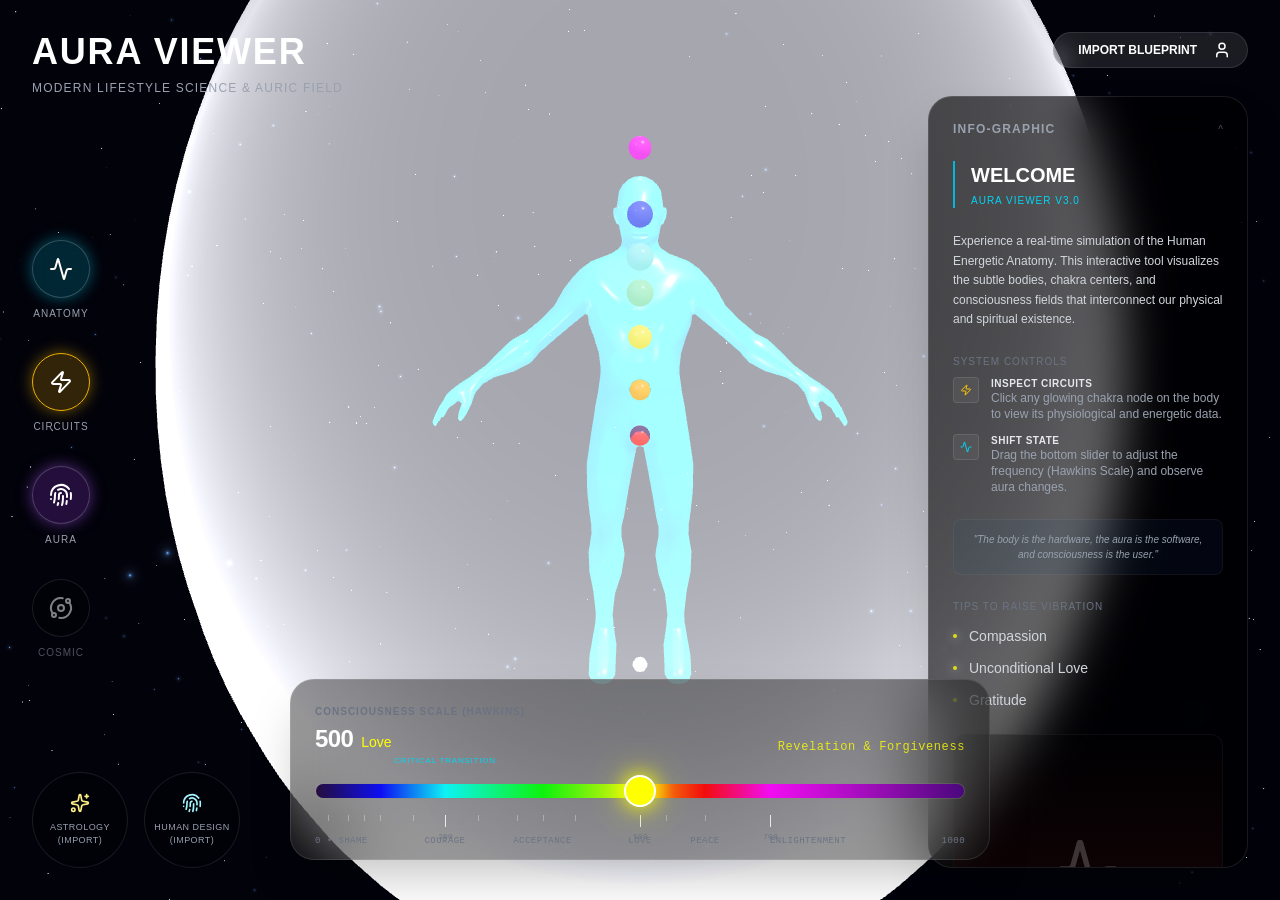
<file: aura_widget.html>
<!DOCTYPE html>
<html lang="en">

<head>
    <meta charset="UTF-8">
    <meta name="viewport" content="width=device-width, initial-scale=1.0">
    <title>Aura Viewer Widget</title>
    <link rel="stylesheet" crossorigin href="./dist-widget/auraviewer.css">
    <style>
        body,
        html {
            margin: 0;
            padding: 0;
            width: 100%;
            height: 100%;
            background: #000;
            overflow: hidden;
            /* Lock scroll inside the widget */
        }

        #auraviewer-root {
            width: 100%;
            height: 100%;
        }
    </style>
</head>

<body>
    <div id="auraviewer-root"></div>
    <script type="module" crossorigin src="./dist-widget/auraviewer.js"></script>
</body>

</html>
</file>
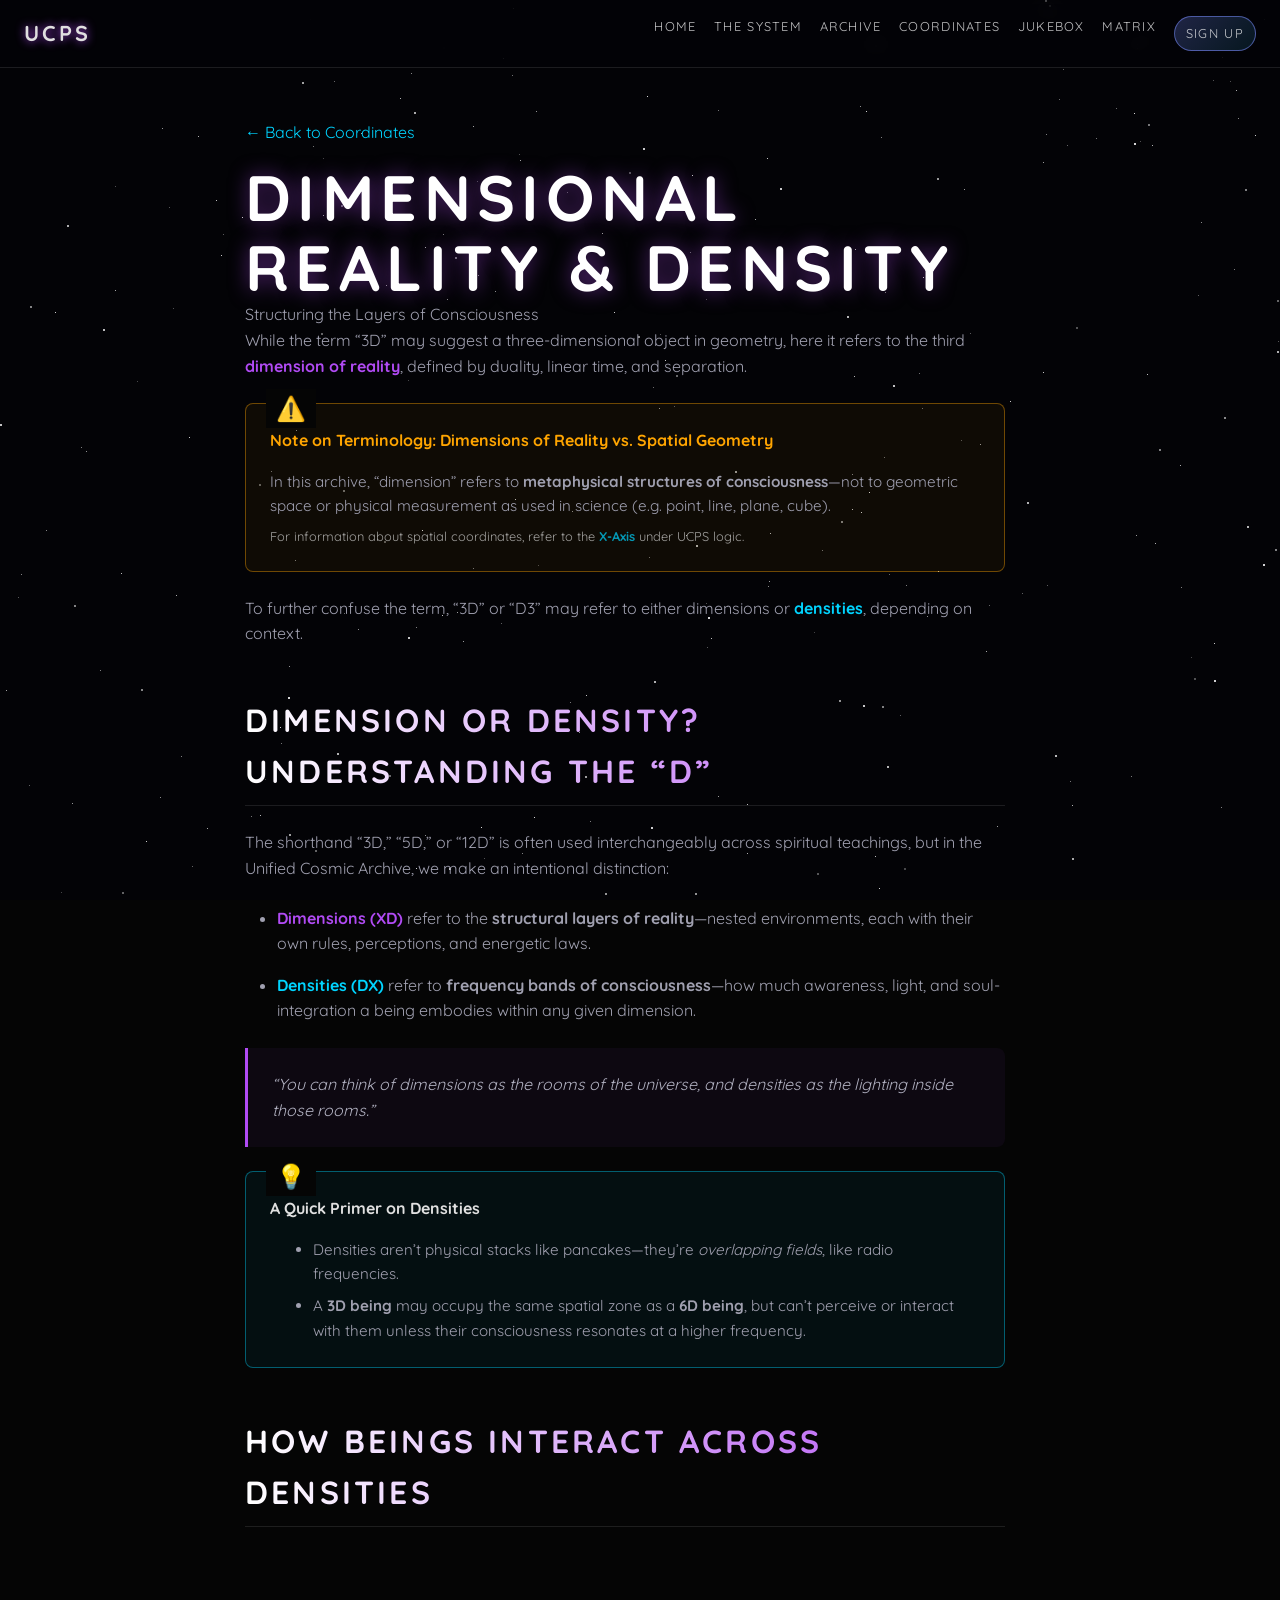
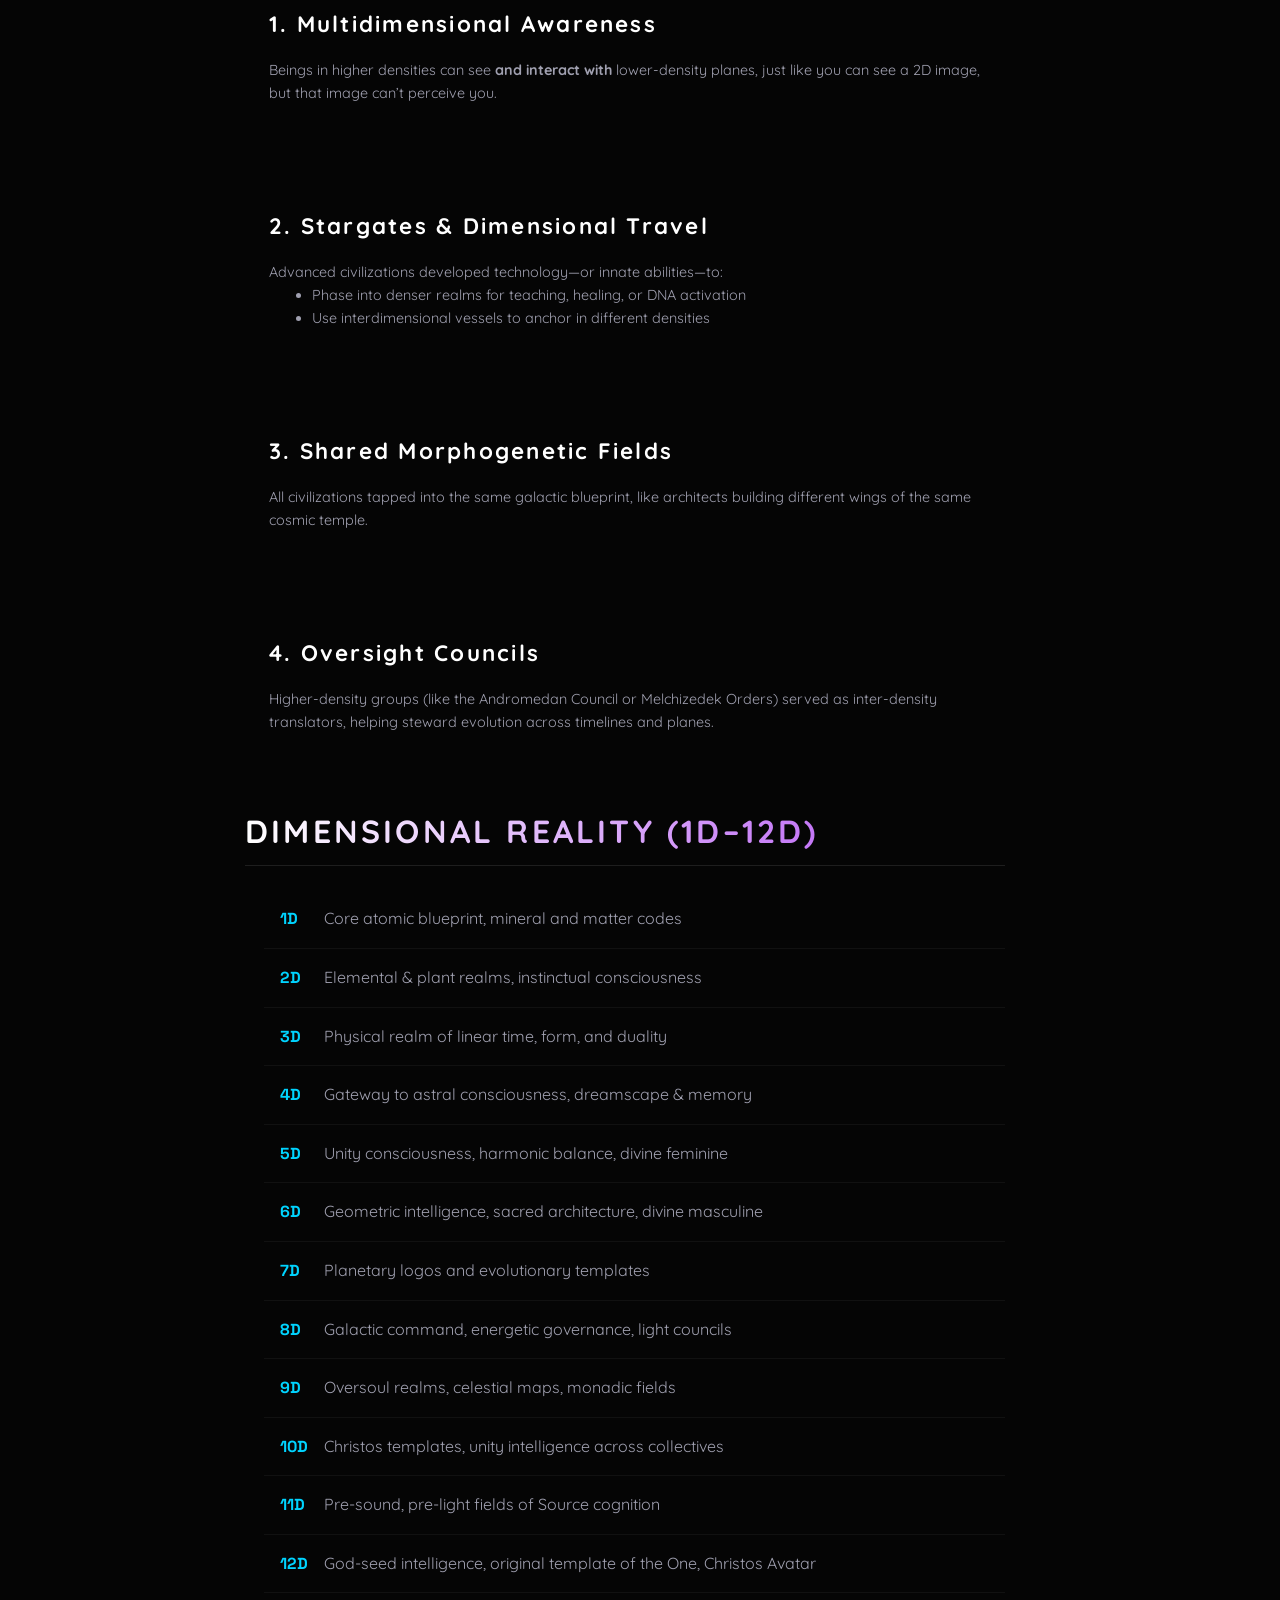
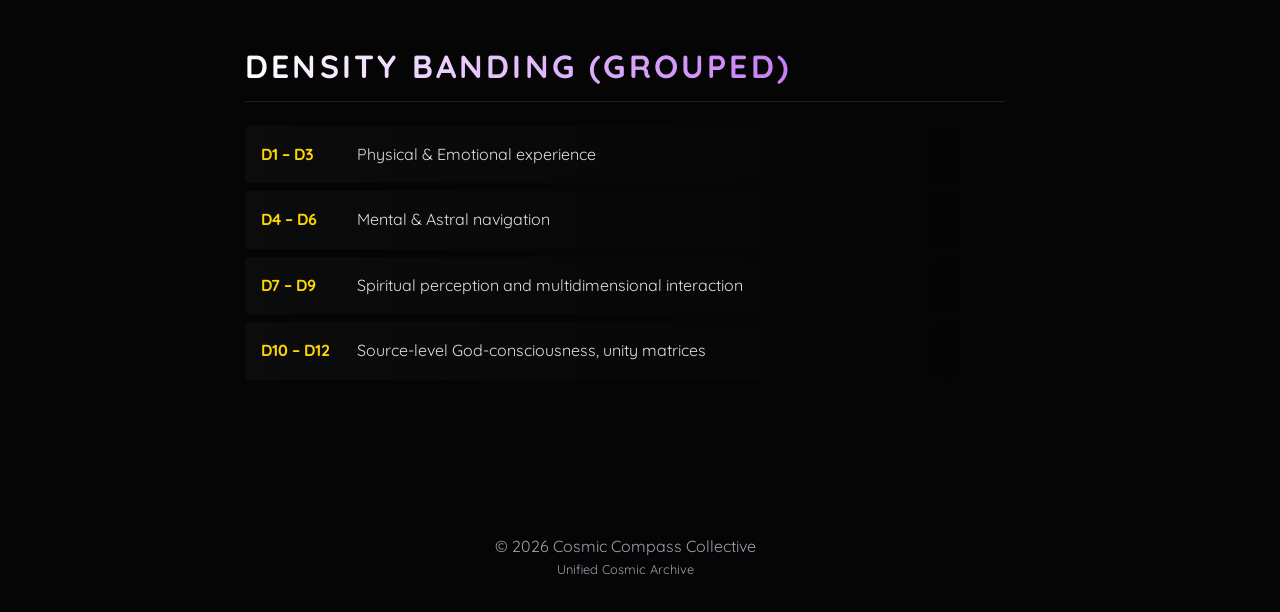
<file: dimensions.html>
<!DOCTYPE html>
<html lang="en">

<head>
    <meta charset="UTF-8">
    <meta name="viewport" content="width=device-width, initial-scale=1.0">
    <title>Dimensional Reality & Density | UCPS</title>
    <meta name="description"
        content="Understanding the 12 Dimensions of Reality and Density Frequency Bands within the UCPS framework.">

    <!-- Fonts -->
    <link rel="preconnect" href="https://fonts.googleapis.com">
    <link rel="preconnect" href="https://fonts.gstatic.com" crossorigin>
    <link
        href="https://fonts.googleapis.com/css2?family=Quicksand:wght@400;500;700&family=Cinzel:wght@400;700&family=Outfit:wght@300;400;600&family=Space+Grotesk:wght@300;500&display=swap"
        rel="stylesheet">

    <!-- Styles -->
    <link rel="stylesheet" href="css/style.css">
    <link rel="stylesheet" href="css/rake.css">

    <style>
        /* Specific overrides for this text-heavy page */
        .page-content {
            padding-top: 120px;
            padding-bottom: 4rem;
            max-width: 900px;
            margin: 0 auto;
        }

        .doc-section {
            margin-bottom: 3rem;
        }

        .doc-section h2 {
            font-size: 2rem;
            text-align: left;
            margin-bottom: 1.5rem;
            border-bottom: 1px solid rgba(255, 255, 255, 0.1);
            padding-bottom: 0.5rem;
        }

        .doc-section h3 {
            font-size: 1.4rem;
            color: #fff;
            margin-top: 2rem;
            margin-bottom: 1rem;
        }

        .doc-quote {
            border-left: 3px solid var(--accent-glow);
            padding-left: 1.5rem;
            margin: 1.5rem 0;
            font-style: italic;
            color: #b1b1c1;
            background: rgba(177, 75, 244, 0.05);
            padding: 1.5rem;
            border-radius: 0 8px 8px 0;
        }

        .alert-box {
            background: rgba(255, 165, 0, 0.05);
            border: 1px solid rgba(255, 165, 0, 0.4);
            border-radius: 8px;
            padding: 1.5rem;
            margin: 1.5rem 0;
            position: relative;
        }

        .alert-box::before {
            content: '⚠️';
            position: absolute;
            top: -15px;
            left: 20px;
            font-size: 1.5rem;
            background: #050505;
            padding: 0 10px;
        }

        .tip-box {
            background: rgba(0, 212, 255, 0.05);
            border: 1px solid rgba(0, 212, 255, 0.4);
            border-radius: 8px;
            padding: 1.5rem;
            margin: 1.5rem 0;
            position: relative;
        }

        .tip-box::before {
            content: '💡';
            position: absolute;
            top: -15px;
            left: 20px;
            font-size: 1.5rem;
            background: #050505;
            padding: 0 10px;
        }

        .dim-list {
            list-style: none;
            padding: 0;
        }

        .dim-list li {
            padding: 1rem;
            border-bottom: 1px solid rgba(255, 255, 255, 0.05);
            transition: background 0.3s;
        }

        .dim-list li:hover {
            background: rgba(255, 255, 255, 0.02);
            padding-left: 1.5rem;
        }

        .dim-badge {
            display: inline-block;
            width: 40px;
            font-family: 'Space Grotesk', monospace;
            color: var(--accent-cyan);
            font-weight: bold;
        }

        .density-group {
            background: linear-gradient(90deg, rgba(255, 255, 255, 0.03), transparent);
            padding: 1rem;
            margin-bottom: 0.5rem;
            border-radius: 4px;
            display: flex;
            align-items: center;
        }

        .density-group strong {
            color: var(--accent-gold);
            margin-right: 1rem;
            min-width: 80px;
        }
    </style>
</head>

<body>

    <!-- Background Canvas for Stars -->
    <canvas id="star-canvas"></canvas>

    <!-- Navigation -->
    <nav class="glass-nav">
        <div class="logo">UCPS</div>
        <div class="nav-links">
            <a href="index.html">Home</a>
            <a href="index.html#system">The System</a>
            <a href="index.html#archive">Archive</a>
            <a href="index.html#coordinates">Coordinates</a>
            <a href="jukebox.html">Jukebox</a>
            <a href="matrix.html">Matrix</a>
            <a href="index.html#signup" class="btn-small-glow">Sign Up</a>
        </div>
    </nav>

    <!-- Main Content -->
    <div class="container page-content">

        <a href="index.html#coordinates" class="link-highlight" style="display:inline-block; margin-bottom: 1rem;">←
            Back to Coordinates</a>

        <h1 class="cosmic-text-gradient">Dimensional Reality & Density</h1>
        <p class="subtitle" style="text-align: left; max-width: 100%;">Structuring the Layers of Consciousness</p>

        <section class="doc-section">
            <p>
                While the term “3D” may suggest a three-dimensional object in geometry, here it refers to the third
                <strong style="color:var(--accent-glow)">dimension of reality</strong>, defined by duality, linear time,
                and separation.
            </p>

            <div class="alert-box">
                <h4 style="margin: 0 0 1rem 0; color: #ffa500;">Note on Terminology: Dimensions of Reality vs. Spatial
                    Geometry</h4>
                <p style="font-size: 0.95rem; margin-bottom: 0.5rem;">
                    In this archive, “dimension” refers to <strong>metaphysical structures of consciousness</strong>—not
                    to geometric
                    space or physical measurement as used in science (e.g. point, line, plane, cube).
                </p>
                <div style="font-size: 0.8rem; opacity: 0.7;">
                    For information about spatial coordinates, refer to the <strong><a
                            href="index.html#coordinates">X-Axis</a></strong> under UCPS logic.
                </div>
            </div>

            <p>
                To further confuse the term, “3D” or “D3” may refer to either dimensions or
                <strong style="color:var(--accent-cyan)">densities</strong>, depending on context.
            </p>
        </section>

        <section class="doc-section">
            <h2>Dimension or Density? Understanding the “D”</h2>
            <p>The shorthand “3D,” “5D,” or “12D” is often used interchangeably across spiritual teachings, but in the
                Unified Cosmic Archive, we make an intentional distinction:</p>

            <ul style="padding-left: 2rem; margin: 1.5rem 0;">
                <li style="margin-bottom: 1rem;">
                    <strong style="color:var(--accent-glow)">Dimensions (XD)</strong> refer to the <strong>structural
                        layers of reality</strong>—nested environments, each with their own rules, perceptions, and
                    energetic laws.
                </li>
                <li>
                    <strong style="color:var(--accent-cyan)">Densities (DX)</strong> refer to <strong>frequency bands of
                        consciousness</strong>—how much awareness, light, and soul-integration a being embodies within
                    any given dimension.
                </li>
            </ul>

            <div class="doc-quote">
                “You can think of dimensions as the rooms of the universe, and densities as the lighting inside those
                rooms.”
            </div>

            <div class="tip-box">
                <h4 style="margin: 0 0 1rem 0;">A Quick Primer on Densities</h4>
                <ul style="padding-left: 1.5rem; font-size: 0.95rem;">
                    <li style="margin-bottom: 0.5rem;">Densities aren’t physical stacks like pancakes—they’re
                        <em>overlapping fields</em>, like radio frequencies.</li>
                    <li>A <strong>3D being</strong> may occupy the same spatial zone as a <strong>6D being</strong>, but
                        can’t perceive or interact with them unless their consciousness resonates at a higher frequency.
                    </li>
                </ul>
            </div>
        </section>

        <section class="doc-section">
            <h2>How Beings Interact Across Densities</h2>
            <div style="display: grid; gap: 1.5rem;">
                <div class="glass-panel" style="padding: 1.5rem;">
                    <h3>1. Multidimensional Awareness</h3>
                    <p style="font-size: 0.9rem;">Beings in higher densities can see <strong>and interact with</strong>
                        lower-density planes, just like you can see a 2D image, but that image can’t perceive you.</p>
                </div>
                <div class="glass-panel" style="padding: 1.5rem;">
                    <h3>2. Stargates & Dimensional Travel</h3>
                    <p style="font-size: 0.9rem;">Advanced civilizations developed technology—or innate abilities—to:
                    </p>
                    <ul style="font-size: 0.9rem; padding-left: 1.5rem; list-style: disc;">
                        <li>Phase into denser realms for teaching, healing, or DNA activation</li>
                        <li>Use interdimensional vessels to anchor in different densities</li>
                    </ul>
                </div>
                <div class="glass-panel" style="padding: 1.5rem;">
                    <h3>3. Shared Morphogenetic Fields</h3>
                    <p style="font-size: 0.9rem;">All civilizations tapped into the same galactic blueprint, like
                        architects building different wings of the same cosmic temple.</p>
                </div>
                <div class="glass-panel" style="padding: 1.5rem;">
                    <h3>4. Oversight Councils</h3>
                    <p style="font-size: 0.9rem;">Higher-density groups (like the Andromedan Council or Melchizedek
                        Orders) served as inter-density translators, helping steward evolution across timelines and
                        planes.</p>
                </div>
            </div>
        </section>

        <section class="doc-section">
            <h2>Dimensional Reality (1D–12D)</h2>
            <ul class="dim-list glass-panel" style="padding: 0;">
                <li><span class="dim-badge">1D</span> Core atomic blueprint, mineral and matter codes</li>
                <li><span class="dim-badge">2D</span> Elemental & plant realms, instinctual consciousness</li>
                <li><span class="dim-badge">3D</span> Physical realm of linear time, form, and duality</li>
                <li><span class="dim-badge">4D</span> Gateway to astral consciousness, dreamscape & memory</li>
                <li><span class="dim-badge">5D</span> Unity consciousness, harmonic balance, divine feminine</li>
                <li><span class="dim-badge">6D</span> Geometric intelligence, sacred architecture, divine masculine</li>
                <li><span class="dim-badge">7D</span> Planetary logos and evolutionary templates</li>
                <li><span class="dim-badge">8D</span> Galactic command, energetic governance, light councils</li>
                <li><span class="dim-badge">9D</span> Oversoul realms, celestial maps, monadic fields</li>
                <li><span class="dim-badge">10D</span> Christos templates, unity intelligence across collectives</li>
                <li><span class="dim-badge">11D</span> Pre-sound, pre-light fields of Source cognition</li>
                <li><span class="dim-badge">12D</span> God-seed intelligence, original template of the One, Christos
                    Avatar</li>
            </ul>
        </section>

        <section class="doc-section">
            <h2>Density Banding (Grouped)</h2>
            <div class="density-group">
                <strong>D1 – D3</strong>
                <span>Physical & Emotional experience</span>
            </div>
            <div class="density-group">
                <strong>D4 – D6</strong>
                <span>Mental & Astral navigation</span>
            </div>
            <div class="density-group">
                <strong>D7 – D9</strong>
                <span>Spiritual perception and multidimensional interaction</span>
            </div>
            <div class="density-group">
                <strong>D10 – D12</strong>
                <span>Source-level God-consciousness, unity matrices</span>
            </div>
        </section>

    </div>

    <footer class="footer">
        <p>© 2026 Cosmic Compass Collective</p>
        <p class="small">Unified Cosmic Archive</p>
    </footer>

    <script src="js/app.js"></script>

</body>

</html>
</file>
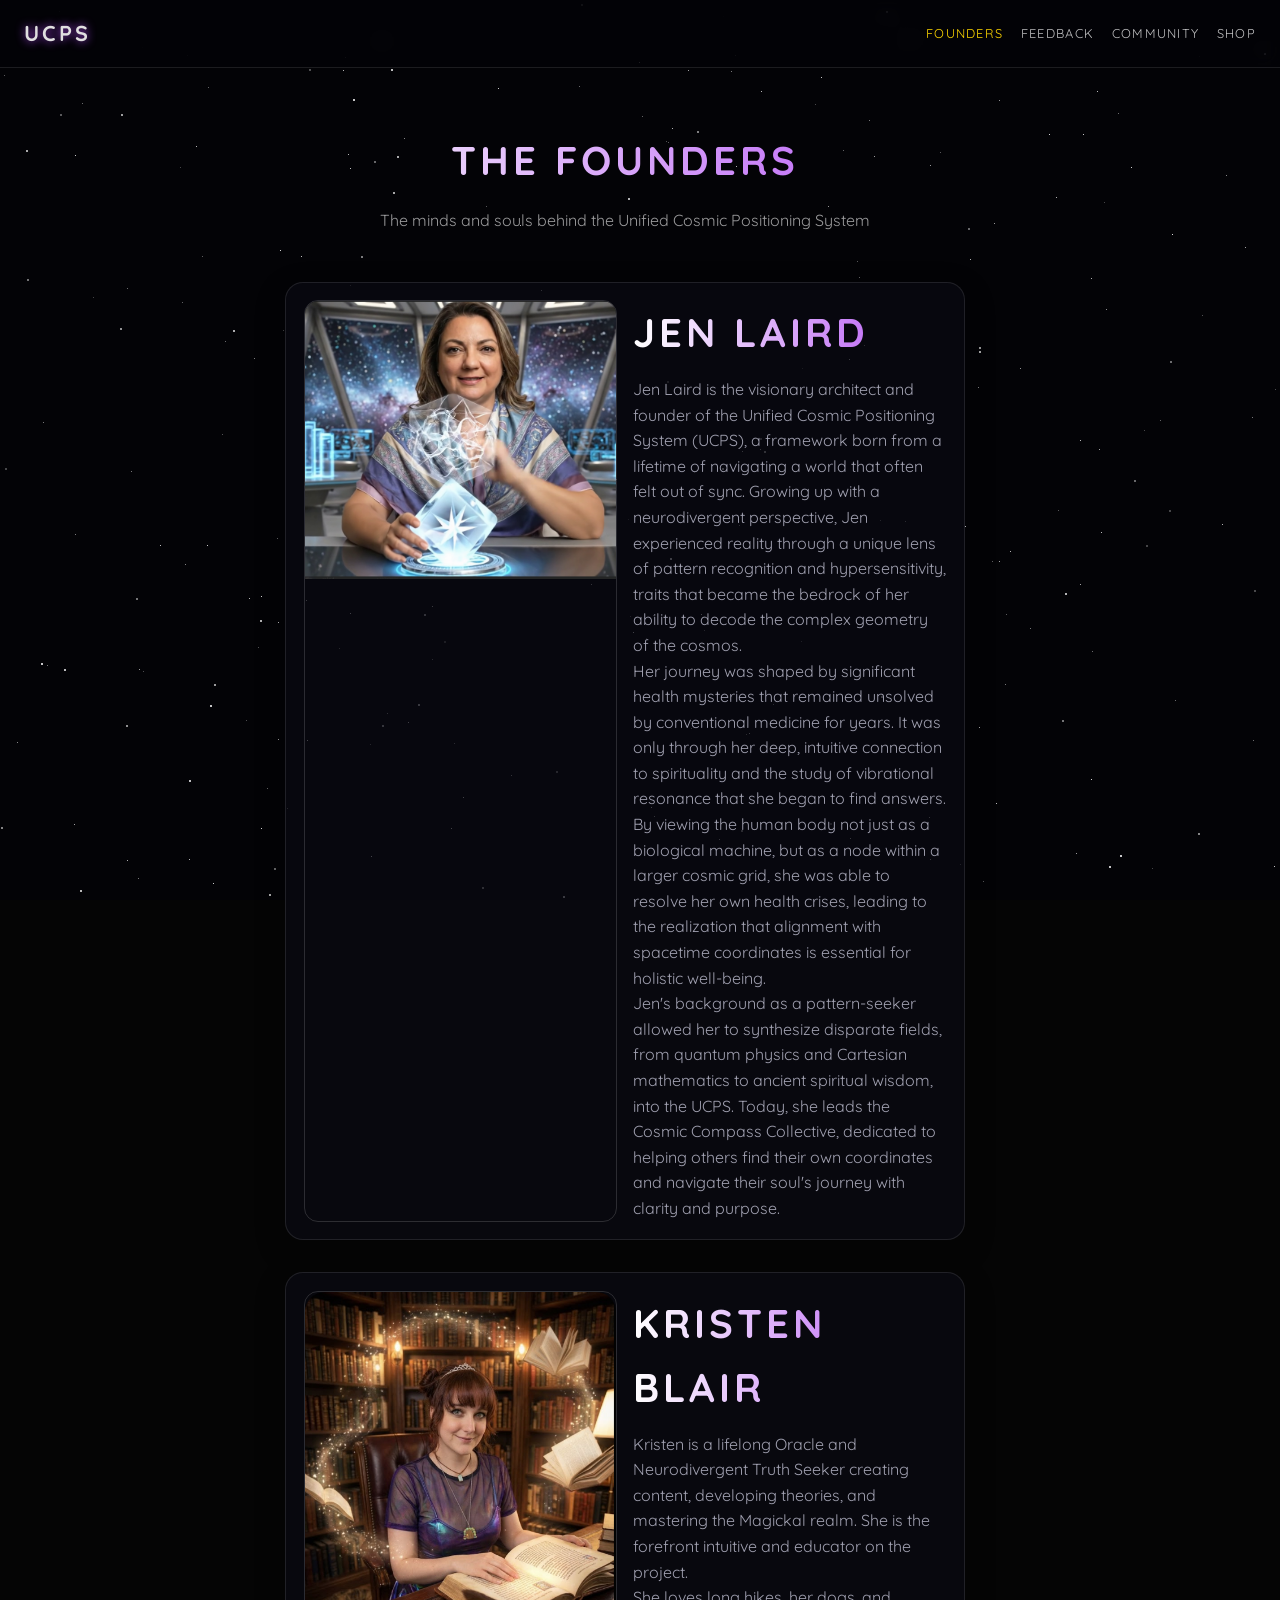
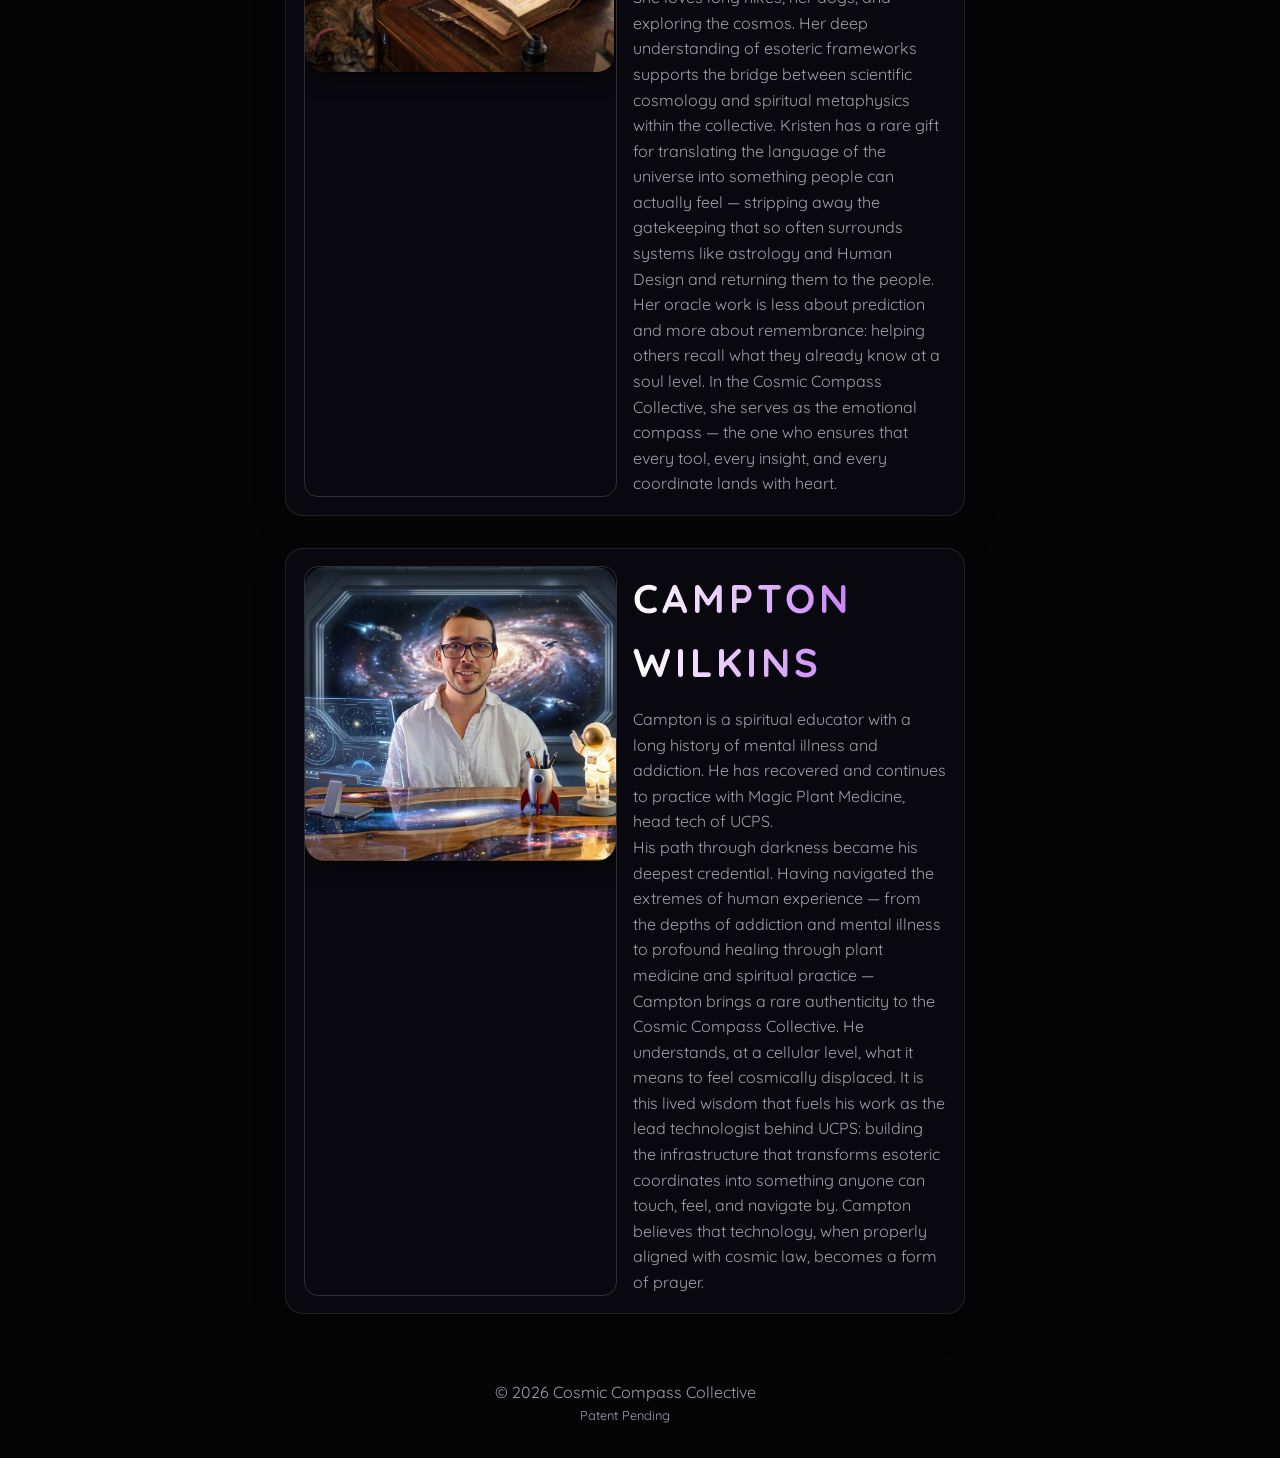
<file: founders.html>
<!DOCTYPE html>
<html lang="en">

<head>
    <meta charset="UTF-8">
    <meta name="viewport" content="width=device-width, initial-scale=1.0">
    <title>The Founders — UCPS</title>
    <meta name="description"
        content="Meet the founders of the Unified Cosmic Positioning System — Jen Laird, Kristen Blair, and Campton Wilkins.">

    <link rel="preconnect" href="https://fonts.googleapis.com">
    <link rel="preconnect" href="https://fonts.gstatic.com" crossorigin>
    <link href="https://fonts.googleapis.com/css2?family=Space+Grotesk:wght@300;400;500;600;700&display=swap"
        rel="stylesheet">
    <link href="https://fonts.googleapis.com/css2?family=Quicksand:wght@400;600;700&display=swap" rel="stylesheet">

    <link rel="stylesheet" href="css/style.css">

    <link rel="icon"
        href="data:image/svg+xml,<svg xmlns=%22http://www.w3.org/2000/svg%22 viewBox=%220 0 100 100%22><text y=%22.9em%22 font-size=%2290%22>💫</text></svg>">
</head>

<body>
    <canvas id="star-canvas"></canvas>

    <nav class="glass-nav">
        <a href="index.html" class="logo" style="text-decoration: none; color: inherit;">UCPS</a>
        <div class="nav-links">
            <a href="founders.html" style="color: var(--accent-gold);">Founders</a>
            <a href="index.html#feedback">Feedback</a>
            <a href="index.html#community">Community</a>
            <a href="index.html#pricing">Shop</a>
        </div>
    </nav>

    <section class="section section-founder" style="padding-top: 8rem;">
        <div class="container">
            <h2 style="text-align: center; margin-bottom: 1rem;">The Founders</h2>
            <p class="section-sub" style="text-align: center; margin-bottom: 3rem; color: rgba(255,255,255,0.6);">The
                minds and souls behind the Unified Cosmic Positioning System</p>

            <div class="founder-card panel">
                <div class="founder-image-wrapper">
                    <img src="assets/jen_laird.png" alt="Jen Laird" class="founder-img">
                </div>
                <div class="founder-text">
                    <h2>Jen Laird</h2>
                    <p>Jen Laird is the visionary architect and founder of the Unified Cosmic Positioning System (UCPS),
                        a framework born from a lifetime of navigating a world that often felt out of sync. Growing up
                        with a neurodivergent perspective, Jen experienced reality through a unique lens of pattern
                        recognition and hypersensitivity, traits that became the bedrock of her ability to decode the
                        complex geometry of the cosmos.</p>
                    <p>Her journey was shaped by significant health mysteries that remained unsolved by conventional
                        medicine for years. It was only through her deep, intuitive connection to spirituality and the
                        study of vibrational resonance that she began to find answers. By viewing the human body not
                        just as a biological machine, but as a node within a larger cosmic grid, she was able to resolve
                        her own health crises, leading to the realization that alignment with spacetime coordinates is
                        essential for holistic well-being.</p>
                    <p>Jen's background as a pattern-seeker allowed her to synthesize disparate fields, from quantum
                        physics and Cartesian mathematics to ancient spiritual wisdom, into the UCPS. Today, she leads
                        the Cosmic Compass Collective, dedicated to helping others find their own coordinates and
                        navigate their soul's journey with clarity and purpose.</p>
                </div>
            </div>

            <div class="founder-card panel" style="margin-top: 2rem;">
                <div class="founder-image-wrapper">
                    <img src="assets/kristen_blair.png" alt="Kristen Blair" class="founder-img"
                        style="border-radius: 20px; box-shadow: 0 4px 20px rgba(0,0,0,0.5);">
                </div>
                <div class="founder-text">
                    <h2>Kristen Blair</h2>
                    <p>Kristen is a lifelong Oracle and Neurodivergent Truth Seeker creating content, developing
                        theories, and mastering the Magickal realm. She is the forefront intuitive and educator on the
                        project.</p>
                    <p>She loves long hikes, her dogs, and exploring the cosmos. Her deep understanding of esoteric
                        frameworks supports the bridge between scientific cosmology and spiritual metaphysics within the
                        collective. Kristen has a rare gift for translating the language of the universe into something
                        people can actually feel — stripping away the gatekeeping that so often surrounds systems like
                        astrology and Human Design and returning them to the people. Her oracle work is less about
                        prediction and more about remembrance: helping others recall what they already know at a soul
                        level. In the Cosmic Compass Collective, she serves as the emotional compass — the one who
                        ensures that every tool, every insight, and every coordinate lands with heart.</p>
                </div>
            </div>

            <div class="founder-card panel" style="margin-top: 2rem;">
                <div class="founder-image-wrapper">
                    <img src="assets/campton_wilkins.png" alt="Campton Wilkins" class="founder-img"
                        style="border-radius: 20px; box-shadow: 0 4px 20px rgba(0,0,0,0.5);">
                </div>
                <div class="founder-text">
                    <h2>Campton Wilkins</h2>
                    <p>Campton is a spiritual educator with a long history of mental illness and addiction. He has
                        recovered and
                        continues to practice with Magic Plant Medicine, head tech of UCPS.</p>
                    <p>His path through darkness became his deepest credential. Having navigated the extremes of human
                        experience — from the depths of addiction and mental illness to profound healing through
                        plant medicine and spiritual practice — Campton brings a rare authenticity to the Cosmic Compass
                        Collective. He understands, at a cellular level, what it means to feel cosmically displaced.
                        It is this lived wisdom that fuels his work as the lead technologist behind UCPS: building the
                        infrastructure that transforms esoteric coordinates into something anyone can touch, feel, and
                        navigate by. Campton believes that technology, when properly aligned with cosmic law, becomes
                        a form of prayer.</p>
                </div>
            </div>
        </div>
    </section>

    <footer class="footer">
        <p>© 2026 Cosmic Compass Collective</p>
        <p class="small">Patent Pending</p>
    </footer>

    <script src="js/app.js"></script>
</body>

</html>
</file>
<file: dist-widget/auraviewer.css>
@layer properties{@supports ((-webkit-hyphens:none) and (not (margin-trim:inline))) or ((-moz-orient:inline) and (not (color:rgb(from red r g b)))){*,:before,:after,::backdrop{--tw-translate-x:0;--tw-translate-y:0;--tw-translate-z:0;--tw-rotate-x:initial;--tw-rotate-y:initial;--tw-rotate-z:initial;--tw-skew-x:initial;--tw-skew-y:initial;--tw-space-y-reverse:0;--tw-border-style:solid;--tw-gradient-position:initial;--tw-gradient-from:#0000;--tw-gradient-via:#0000;--tw-gradient-to:#0000;--tw-gradient-stops:initial;--tw-gradient-via-stops:initial;--tw-gradient-from-position:0%;--tw-gradient-via-position:50%;--tw-gradient-to-position:100%;--tw-leading:initial;--tw-font-weight:initial;--tw-tracking:initial;--tw-shadow:0 0 #0000;--tw-shadow-color:initial;--tw-shadow-alpha:100%;--tw-inset-shadow:0 0 #0000;--tw-inset-shadow-color:initial;--tw-inset-shadow-alpha:100%;--tw-ring-color:initial;--tw-ring-shadow:0 0 #0000;--tw-inset-ring-color:initial;--tw-inset-ring-shadow:0 0 #0000;--tw-ring-inset:initial;--tw-ring-offset-width:0px;--tw-ring-offset-color:#fff;--tw-ring-offset-shadow:0 0 #0000;--tw-backdrop-blur:initial;--tw-backdrop-brightness:initial;--tw-backdrop-contrast:initial;--tw-backdrop-grayscale:initial;--tw-backdrop-hue-rotate:initial;--tw-backdrop-invert:initial;--tw-backdrop-opacity:initial;--tw-backdrop-saturate:initial;--tw-backdrop-sepia:initial;--tw-duration:initial;--tw-ease:initial;--tw-scale-x:1;--tw-scale-y:1;--tw-scale-z:1}}}@layer theme{:root,:host{--font-sans:"Inter",sans-serif;--font-mono:ui-monospace,SFMono-Regular,Menlo,Monaco,Consolas,"Liberation Mono","Courier New",monospace;--color-red-400:oklch(70.4% .191 22.216);--color-red-500:oklch(63.7% .237 25.331);--color-red-900:oklch(39.6% .141 25.723);--color-yellow-200:oklch(94.5% .129 101.54);--color-yellow-400:oklch(85.2% .199 91.936);--color-yellow-500:oklch(79.5% .184 86.047);--color-cyan-200:oklch(91.7% .08 205.041);--color-cyan-400:oklch(78.9% .154 211.53);--color-cyan-500:oklch(71.5% .143 215.221);--color-cyan-900:oklch(39.8% .07 227.392);--color-blue-900:oklch(37.9% .146 265.522);--color-purple-500:oklch(62.7% .265 303.9);--color-gray-200:oklch(92.8% .006 264.531);--color-gray-300:oklch(87.2% .01 258.338);--color-gray-400:oklch(70.7% .022 261.325);--color-gray-500:oklch(55.1% .027 264.364);--color-gray-600:oklch(44.6% .03 256.802);--color-black:#000;--color-white:#fff;--spacing:.25rem;--container-lg:32rem;--text-xs:.75rem;--text-xs--line-height:calc(1/.75);--text-sm:.875rem;--text-sm--line-height:calc(1.25/.875);--text-xl:1.25rem;--text-xl--line-height:calc(1.75/1.25);--text-2xl:1.5rem;--text-2xl--line-height:calc(2/1.5);--text-4xl:2.25rem;--text-4xl--line-height:calc(2.5/2.25);--font-weight-light:300;--font-weight-medium:500;--font-weight-bold:700;--tracking-tight:-.025em;--tracking-wider:.05em;--tracking-widest:.1em;--leading-relaxed:1.625;--radius-lg:.5rem;--radius-xl:.75rem;--radius-2xl:1rem;--radius-3xl:1.5rem;--ease-out:cubic-bezier(0,0,.2,1);--animate-pulse:pulse 2s cubic-bezier(.4,0,.6,1)infinite;--blur-sm:8px;--blur-md:12px;--blur-xl:24px;--blur-2xl:40px;--default-transition-duration:.15s;--default-transition-timing-function:cubic-bezier(.4,0,.2,1);--default-font-family:var(--font-sans);--default-mono-font-family:var(--font-mono);--color-deep-space:#050510;--color-neon-blue:#00f3ff;--font-display:"Rajdhani",sans-serif}}@layer base{*,:after,:before,::backdrop{box-sizing:border-box;border:0 solid;margin:0;padding:0}::file-selector-button{box-sizing:border-box;border:0 solid;margin:0;padding:0}html,:host{-webkit-text-size-adjust:100%;-moz-tab-size:4;-o-tab-size:4;tab-size:4;line-height:1.5;font-family:var(--default-font-family,ui-sans-serif,system-ui,sans-serif,"Apple Color Emoji","Segoe UI Emoji","Segoe UI Symbol","Noto Color Emoji");font-feature-settings:var(--default-font-feature-settings,normal);font-variation-settings:var(--default-font-variation-settings,normal);-webkit-tap-highlight-color:transparent}hr{height:0;color:inherit;border-top-width:1px}abbr:where([title]){-webkit-text-decoration:underline dotted;text-decoration:underline dotted}h1,h2,h3,h4,h5,h6{font-size:inherit;font-weight:inherit}a{color:inherit;-webkit-text-decoration:inherit;text-decoration:inherit}b,strong{font-weight:bolder}code,kbd,samp,pre{font-family:var(--default-mono-font-family,ui-monospace,SFMono-Regular,Menlo,Monaco,Consolas,"Liberation Mono","Courier New",monospace);font-feature-settings:var(--default-mono-font-feature-settings,normal);font-variation-settings:var(--default-mono-font-variation-settings,normal);font-size:1em}small{font-size:80%}sub,sup{vertical-align:baseline;font-size:75%;line-height:0;position:relative}sub{bottom:-.25em}sup{top:-.5em}table{text-indent:0;border-color:inherit;border-collapse:collapse}:-moz-focusring{outline:auto}progress{vertical-align:baseline}summary{display:list-item}ol,ul,menu{list-style:none}img,svg,video,canvas,audio,iframe,embed,object{vertical-align:middle;display:block}img,video{max-width:100%;height:auto}button,input,select,optgroup,textarea{font:inherit;font-feature-settings:inherit;font-variation-settings:inherit;letter-spacing:inherit;color:inherit;opacity:1;background-color:#0000;border-radius:0}::file-selector-button{font:inherit;font-feature-settings:inherit;font-variation-settings:inherit;letter-spacing:inherit;color:inherit;opacity:1;background-color:#0000;border-radius:0}:where(select:is([multiple],[size])) optgroup{font-weight:bolder}:where(select:is([multiple],[size])) optgroup option{padding-inline-start:20px}::file-selector-button{margin-inline-end:4px}::-moz-placeholder{opacity:1}::placeholder{opacity:1}@supports (not (-webkit-appearance:-apple-pay-button)) or (contain-intrinsic-size:1px){::-moz-placeholder{color:currentColor}::placeholder{color:currentColor}@supports (color:color-mix(in lab,red,red)){::-moz-placeholder{color:color-mix(in oklab,currentcolor 50%,transparent)}::placeholder{color:color-mix(in oklab,currentcolor 50%,transparent)}}}textarea{resize:vertical}::-webkit-search-decoration{-webkit-appearance:none}::-webkit-date-and-time-value{min-height:1lh;text-align:inherit}::-webkit-datetime-edit{display:inline-flex}::-webkit-datetime-edit-fields-wrapper{padding:0}::-webkit-datetime-edit{padding-block:0}::-webkit-datetime-edit-year-field{padding-block:0}::-webkit-datetime-edit-month-field{padding-block:0}::-webkit-datetime-edit-day-field{padding-block:0}::-webkit-datetime-edit-hour-field{padding-block:0}::-webkit-datetime-edit-minute-field{padding-block:0}::-webkit-datetime-edit-second-field{padding-block:0}::-webkit-datetime-edit-millisecond-field{padding-block:0}::-webkit-datetime-edit-meridiem-field{padding-block:0}::-webkit-calendar-picker-indicator{line-height:1}:-moz-ui-invalid{box-shadow:none}button,input:where([type=button],[type=reset],[type=submit]){-webkit-appearance:button;-moz-appearance:button;appearance:button}::file-selector-button{-webkit-appearance:button;-moz-appearance:button;appearance:button}::-webkit-inner-spin-button{height:auto}::-webkit-outer-spin-button{height:auto}[hidden]:where(:not([hidden=until-found])){display:none!important}body{background-color:var(--color-deep-space);font-family:var(--font-sans);color:var(--color-white);-webkit-font-smoothing:antialiased;-moz-osx-font-smoothing:grayscale;overflow:hidden}}@layer components;@layer utilities{.pointer-events-auto{pointer-events:auto}.pointer-events-none{pointer-events:none}.absolute{position:absolute}.fixed{position:fixed}.relative{position:relative}.inset-0{inset:calc(var(--spacing)*0)}.inset-x-0{inset-inline:calc(var(--spacing)*0)}.top-0{top:calc(var(--spacing)*0)}.top-1\/2{top:50%}.top-8{top:calc(var(--spacing)*8)}.top-24{top:calc(var(--spacing)*24)}.top-full{top:100%}.right-0{right:calc(var(--spacing)*0)}.right-2{right:calc(var(--spacing)*2)}.right-8{right:calc(var(--spacing)*8)}.bottom-2{bottom:calc(var(--spacing)*2)}.bottom-8{bottom:calc(var(--spacing)*8)}.bottom-10{bottom:calc(var(--spacing)*10)}.bottom-24{bottom:calc(var(--spacing)*24)}.bottom-full{bottom:100%}.left-0{left:calc(var(--spacing)*0)}.left-1\/2{left:50%}.left-8{left:calc(var(--spacing)*8)}.left-24{left:calc(var(--spacing)*24)}.left-\[20\%\]{left:20%}.left-\[35\%\]{left:35%}.left-\[50\%\]{left:50%}.left-\[60\%\]{left:60%}.left-\[70\%\]{left:70%}.z-0{z-index:0}.z-10{z-index:10}.z-20{z-index:20}.z-50{z-index:50}.mt-1{margin-top:calc(var(--spacing)*1)}.mt-2{margin-top:calc(var(--spacing)*2)}.mt-6{margin-top:calc(var(--spacing)*6)}.mr-3{margin-right:calc(var(--spacing)*3)}.mb-1{margin-bottom:calc(var(--spacing)*1)}.mb-2{margin-bottom:calc(var(--spacing)*2)}.mb-3{margin-bottom:calc(var(--spacing)*3)}.mb-4{margin-bottom:calc(var(--spacing)*4)}.mb-6{margin-bottom:calc(var(--spacing)*6)}.ml-2{margin-left:calc(var(--spacing)*2)}.ml-auto{margin-left:auto}.block{display:block}.flex{display:flex}.aspect-square{aspect-ratio:1}.h-1{height:calc(var(--spacing)*1)}.h-1\.5{height:calc(var(--spacing)*1.5)}.h-2{height:calc(var(--spacing)*2)}.h-3{height:calc(var(--spacing)*3)}.h-4{height:calc(var(--spacing)*4)}.h-8{height:calc(var(--spacing)*8)}.h-10{height:calc(var(--spacing)*10)}.h-24{height:calc(var(--spacing)*24)}.h-48{height:calc(var(--spacing)*48)}.h-full{height:100%}.h-screen{height:100vh}.w-1{width:calc(var(--spacing)*1)}.w-1\.5{width:calc(var(--spacing)*1.5)}.w-2{width:calc(var(--spacing)*2)}.w-4{width:calc(var(--spacing)*4)}.w-8{width:calc(var(--spacing)*8)}.w-24{width:calc(var(--spacing)*24)}.w-80{width:calc(var(--spacing)*80)}.w-96{width:calc(var(--spacing)*96)}.w-\[700px\]{width:700px}.w-full{width:100%}.w-px{width:1px}.max-w-lg{max-width:var(--container-lg)}.flex-1{flex:1}.-translate-x-1\/2{--tw-translate-x: -50% ;translate:var(--tw-translate-x)var(--tw-translate-y)}.-translate-y-1\/2{--tw-translate-y: -50% ;translate:var(--tw-translate-x)var(--tw-translate-y)}.transform{transform:var(--tw-rotate-x,)var(--tw-rotate-y,)var(--tw-rotate-z,)var(--tw-skew-x,)var(--tw-skew-y,)}.animate-pulse{animation:var(--animate-pulse)}.cursor-pointer{cursor:pointer}.resize-none{resize:none}.flex-col{flex-direction:column}.items-baseline{align-items:baseline}.items-center{align-items:center}.items-end{align-items:flex-end}.items-start{align-items:flex-start}.justify-between{justify-content:space-between}.justify-center{justify-content:center}.justify-end{justify-content:flex-end}.gap-2{gap:calc(var(--spacing)*2)}.gap-3{gap:calc(var(--spacing)*3)}.gap-4{gap:calc(var(--spacing)*4)}.gap-8{gap:calc(var(--spacing)*8)}:where(.space-y-2>:not(:last-child)){--tw-space-y-reverse:0;margin-block-start:calc(calc(var(--spacing)*2)*var(--tw-space-y-reverse));margin-block-end:calc(calc(var(--spacing)*2)*calc(1 - var(--tw-space-y-reverse)))}:where(.space-y-3>:not(:last-child)){--tw-space-y-reverse:0;margin-block-start:calc(calc(var(--spacing)*3)*var(--tw-space-y-reverse));margin-block-end:calc(calc(var(--spacing)*3)*calc(1 - var(--tw-space-y-reverse)))}:where(.space-y-4>:not(:last-child)){--tw-space-y-reverse:0;margin-block-start:calc(calc(var(--spacing)*4)*var(--tw-space-y-reverse));margin-block-end:calc(calc(var(--spacing)*4)*calc(1 - var(--tw-space-y-reverse)))}:where(.space-y-6>:not(:last-child)){--tw-space-y-reverse:0;margin-block-start:calc(calc(var(--spacing)*6)*var(--tw-space-y-reverse));margin-block-end:calc(calc(var(--spacing)*6)*calc(1 - var(--tw-space-y-reverse)))}.overflow-hidden{overflow:hidden}.overflow-y-auto{overflow-y:auto}.rounded{border-radius:.25rem}.rounded-2xl{border-radius:var(--radius-2xl)}.rounded-3xl{border-radius:var(--radius-3xl)}.rounded-full{border-radius:3.40282e38px}.rounded-lg{border-radius:var(--radius-lg)}.rounded-xl{border-radius:var(--radius-xl)}.border{border-style:var(--tw-border-style);border-width:1px}.border-b{border-bottom-style:var(--tw-border-style);border-bottom-width:1px}.border-l-2{border-left-style:var(--tw-border-style);border-left-width:2px}.border-cyan-500{border-color:var(--color-cyan-500)}.border-gray-500{border-color:var(--color-gray-500)}.border-neon-blue{border-color:var(--color-neon-blue)}.border-neon-blue\/50{border-color:#00f3ff80}@supports (color:color-mix(in lab,red,red)){.border-neon-blue\/50{border-color:color-mix(in oklab,var(--color-neon-blue)50%,transparent)}}.border-purple-500{border-color:var(--color-purple-500)}.border-white\/5{border-color:#ffffff0d}@supports (color:color-mix(in lab,red,red)){.border-white\/5{border-color:color-mix(in oklab,var(--color-white)5%,transparent)}}.border-white\/10{border-color:#ffffff1a}@supports (color:color-mix(in lab,red,red)){.border-white\/10{border-color:color-mix(in oklab,var(--color-white)10%,transparent)}}.border-white\/20{border-color:#fff3}@supports (color:color-mix(in lab,red,red)){.border-white\/20{border-color:color-mix(in oklab,var(--color-white)20%,transparent)}}.border-yellow-500{border-color:var(--color-yellow-500)}.bg-\[\#0a0a1a\]{background-color:#0a0a1a}.bg-\[\#050510\]{background-color:#050510}.bg-black\/20{background-color:#0003}@supports (color:color-mix(in lab,red,red)){.bg-black\/20{background-color:color-mix(in oklab,var(--color-black)20%,transparent)}}.bg-black\/30{background-color:#0000004d}@supports (color:color-mix(in lab,red,red)){.bg-black\/30{background-color:color-mix(in oklab,var(--color-black)30%,transparent)}}.bg-black\/40{background-color:#0006}@supports (color:color-mix(in lab,red,red)){.bg-black\/40{background-color:color-mix(in oklab,var(--color-black)40%,transparent)}}.bg-black\/50{background-color:#00000080}@supports (color:color-mix(in lab,red,red)){.bg-black\/50{background-color:color-mix(in oklab,var(--color-black)50%,transparent)}}.bg-black\/60{background-color:#0009}@supports (color:color-mix(in lab,red,red)){.bg-black\/60{background-color:color-mix(in oklab,var(--color-black)60%,transparent)}}.bg-black\/80{background-color:#000c}@supports (color:color-mix(in lab,red,red)){.bg-black\/80{background-color:color-mix(in oklab,var(--color-black)80%,transparent)}}.bg-cyan-500\/20{background-color:#00b7d733}@supports (color:color-mix(in lab,red,red)){.bg-cyan-500\/20{background-color:color-mix(in oklab,var(--color-cyan-500)20%,transparent)}}.bg-neon-blue{background-color:var(--color-neon-blue)}.bg-neon-blue\/10{background-color:#00f3ff1a}@supports (color:color-mix(in lab,red,red)){.bg-neon-blue\/10{background-color:color-mix(in oklab,var(--color-neon-blue)10%,transparent)}}.bg-neon-blue\/20{background-color:#00f3ff33}@supports (color:color-mix(in lab,red,red)){.bg-neon-blue\/20{background-color:color-mix(in oklab,var(--color-neon-blue)20%,transparent)}}.bg-purple-500\/20{background-color:#ac4bff33}@supports (color:color-mix(in lab,red,red)){.bg-purple-500\/20{background-color:color-mix(in oklab,var(--color-purple-500)20%,transparent)}}.bg-red-400{background-color:var(--color-red-400)}.bg-white{background-color:var(--color-white)}.bg-white\/5{background-color:#ffffff0d}@supports (color:color-mix(in lab,red,red)){.bg-white\/5{background-color:color-mix(in oklab,var(--color-white)5%,transparent)}}.bg-white\/10{background-color:#ffffff1a}@supports (color:color-mix(in lab,red,red)){.bg-white\/10{background-color:color-mix(in oklab,var(--color-white)10%,transparent)}}.bg-white\/30{background-color:#ffffff4d}@supports (color:color-mix(in lab,red,red)){.bg-white\/30{background-color:color-mix(in oklab,var(--color-white)30%,transparent)}}.bg-white\/80{background-color:#fffc}@supports (color:color-mix(in lab,red,red)){.bg-white\/80{background-color:color-mix(in oklab,var(--color-white)80%,transparent)}}.bg-yellow-500\/20{background-color:#edb20033}@supports (color:color-mix(in lab,red,red)){.bg-yellow-500\/20{background-color:color-mix(in oklab,var(--color-yellow-500)20%,transparent)}}.bg-gradient-to-r{--tw-gradient-position:to right in oklab;background-image:linear-gradient(var(--tw-gradient-stops))}.bg-gradient-to-t{--tw-gradient-position:to top in oklab;background-image:linear-gradient(var(--tw-gradient-stops))}.from-cyan-900\/10{--tw-gradient-from:#104e641a}@supports (color:color-mix(in lab,red,red)){.from-cyan-900\/10{--tw-gradient-from:color-mix(in oklab,var(--color-cyan-900)10%,transparent)}}.from-cyan-900\/10{--tw-gradient-stops:var(--tw-gradient-via-stops,var(--tw-gradient-position),var(--tw-gradient-from)var(--tw-gradient-from-position),var(--tw-gradient-to)var(--tw-gradient-to-position))}.from-red-900\/20{--tw-gradient-from:#82181a33}@supports (color:color-mix(in lab,red,red)){.from-red-900\/20{--tw-gradient-from:color-mix(in oklab,var(--color-red-900)20%,transparent)}}.from-red-900\/20{--tw-gradient-stops:var(--tw-gradient-via-stops,var(--tw-gradient-position),var(--tw-gradient-from)var(--tw-gradient-from-position),var(--tw-gradient-to)var(--tw-gradient-to-position))}.to-blue-900\/10{--tw-gradient-to:#1c398e1a}@supports (color:color-mix(in lab,red,red)){.to-blue-900\/10{--tw-gradient-to:color-mix(in oklab,var(--color-blue-900)10%,transparent)}}.to-blue-900\/10{--tw-gradient-stops:var(--tw-gradient-via-stops,var(--tw-gradient-position),var(--tw-gradient-from)var(--tw-gradient-from-position),var(--tw-gradient-to)var(--tw-gradient-to-position))}.to-transparent{--tw-gradient-to:transparent;--tw-gradient-stops:var(--tw-gradient-via-stops,var(--tw-gradient-position),var(--tw-gradient-from)var(--tw-gradient-from-position),var(--tw-gradient-to)var(--tw-gradient-to-position))}.p-1\.5{padding:calc(var(--spacing)*1.5)}.p-2{padding:calc(var(--spacing)*2)}.p-3{padding:calc(var(--spacing)*3)}.p-4{padding:calc(var(--spacing)*4)}.p-6{padding:calc(var(--spacing)*6)}.p-8{padding:calc(var(--spacing)*8)}.px-2{padding-inline:calc(var(--spacing)*2)}.px-4{padding-inline:calc(var(--spacing)*4)}.px-6{padding-inline:calc(var(--spacing)*6)}.py-1{padding-block:calc(var(--spacing)*1)}.py-2{padding-block:calc(var(--spacing)*2)}.pr-2{padding-right:calc(var(--spacing)*2)}.pb-1{padding-bottom:calc(var(--spacing)*1)}.pl-4{padding-left:calc(var(--spacing)*4)}.text-center{text-align:center}.text-right{text-align:right}.font-display{font-family:var(--font-display)}.font-mono{font-family:var(--font-mono)}.font-sans{font-family:var(--font-sans)}.text-2xl{font-size:var(--text-2xl);line-height:var(--tw-leading,var(--text-2xl--line-height))}.text-4xl{font-size:var(--text-4xl);line-height:var(--tw-leading,var(--text-4xl--line-height))}.text-sm{font-size:var(--text-sm);line-height:var(--tw-leading,var(--text-sm--line-height))}.text-xl{font-size:var(--text-xl);line-height:var(--tw-leading,var(--text-xl--line-height))}.text-xs{font-size:var(--text-xs);line-height:var(--tw-leading,var(--text-xs--line-height))}.text-\[8px\]{font-size:8px}.text-\[9px\]{font-size:9px}.text-\[10px\]{font-size:10px}.leading-relaxed{--tw-leading:var(--leading-relaxed);line-height:var(--leading-relaxed)}.font-bold{--tw-font-weight:var(--font-weight-bold);font-weight:var(--font-weight-bold)}.font-light{--tw-font-weight:var(--font-weight-light);font-weight:var(--font-weight-light)}.font-medium{--tw-font-weight:var(--font-weight-medium);font-weight:var(--font-weight-medium)}.tracking-tight{--tw-tracking:var(--tracking-tight);letter-spacing:var(--tracking-tight)}.tracking-wider{--tw-tracking:var(--tracking-wider);letter-spacing:var(--tracking-wider)}.tracking-widest{--tw-tracking:var(--tracking-widest);letter-spacing:var(--tracking-widest)}.text-cyan-200{color:var(--color-cyan-200)}.text-cyan-400{color:var(--color-cyan-400)}.text-gray-200{color:var(--color-gray-200)}.text-gray-300{color:var(--color-gray-300)}.text-gray-400{color:var(--color-gray-400)}.text-gray-500{color:var(--color-gray-500)}.text-gray-600{color:var(--color-gray-600)}.text-neon-blue{color:var(--color-neon-blue)}.text-red-500{color:var(--color-red-500)}.text-white{color:var(--color-white)}.text-yellow-200{color:var(--color-yellow-200)}.text-yellow-400{color:var(--color-yellow-400)}.uppercase{text-transform:uppercase}.italic{font-style:italic}.underline{text-decoration-line:underline}.opacity-0{opacity:0}.opacity-20{opacity:.2}.opacity-50{opacity:.5}.opacity-80{opacity:.8}.opacity-90{opacity:.9}.opacity-100{opacity:1}.shadow-2xl{--tw-shadow:0 25px 50px -12px var(--tw-shadow-color,#00000040);box-shadow:var(--tw-inset-shadow),var(--tw-inset-ring-shadow),var(--tw-ring-offset-shadow),var(--tw-ring-shadow),var(--tw-shadow)}.shadow-\[0_0_8px_currentColor\]{--tw-shadow:0 0 8px var(--tw-shadow-color,currentColor);box-shadow:var(--tw-inset-shadow),var(--tw-inset-ring-shadow),var(--tw-ring-offset-shadow),var(--tw-ring-shadow),var(--tw-shadow)}.shadow-\[0_0_15px_rgba\(0\,243\,255\,0\.3\)\]{--tw-shadow:0 0 15px var(--tw-shadow-color,#00f3ff4d);box-shadow:var(--tw-inset-shadow),var(--tw-inset-ring-shadow),var(--tw-ring-offset-shadow),var(--tw-ring-shadow),var(--tw-shadow)}.shadow-\[0_0_15px_rgba\(6\,182\,212\,0\.5\)\]{--tw-shadow:0 0 15px var(--tw-shadow-color,#06b6d480);box-shadow:var(--tw-inset-shadow),var(--tw-inset-ring-shadow),var(--tw-ring-offset-shadow),var(--tw-ring-shadow),var(--tw-shadow)}.shadow-\[0_0_15px_rgba\(168\,85\,247\,0\.5\)\]{--tw-shadow:0 0 15px var(--tw-shadow-color,#a855f780);box-shadow:var(--tw-inset-shadow),var(--tw-inset-ring-shadow),var(--tw-ring-offset-shadow),var(--tw-ring-shadow),var(--tw-shadow)}.shadow-\[0_0_15px_rgba\(234\,179\,8\,0\.5\)\]{--tw-shadow:0 0 15px var(--tw-shadow-color,#eab30880);box-shadow:var(--tw-inset-shadow),var(--tw-inset-ring-shadow),var(--tw-ring-offset-shadow),var(--tw-ring-shadow),var(--tw-shadow)}.shadow-\[0_0_50px_rgba\(0\,243\,255\,0\.1\)\]{--tw-shadow:0 0 50px var(--tw-shadow-color,#00f3ff1a);box-shadow:var(--tw-inset-shadow),var(--tw-inset-ring-shadow),var(--tw-ring-offset-shadow),var(--tw-ring-shadow),var(--tw-shadow)}.backdrop-blur-2xl{--tw-backdrop-blur:blur(var(--blur-2xl));-webkit-backdrop-filter:var(--tw-backdrop-blur,)var(--tw-backdrop-brightness,)var(--tw-backdrop-contrast,)var(--tw-backdrop-grayscale,)var(--tw-backdrop-hue-rotate,)var(--tw-backdrop-invert,)var(--tw-backdrop-opacity,)var(--tw-backdrop-saturate,)var(--tw-backdrop-sepia,);backdrop-filter:var(--tw-backdrop-blur,)var(--tw-backdrop-brightness,)var(--tw-backdrop-contrast,)var(--tw-backdrop-grayscale,)var(--tw-backdrop-hue-rotate,)var(--tw-backdrop-invert,)var(--tw-backdrop-opacity,)var(--tw-backdrop-saturate,)var(--tw-backdrop-sepia,)}.backdrop-blur-md{--tw-backdrop-blur:blur(var(--blur-md));-webkit-backdrop-filter:var(--tw-backdrop-blur,)var(--tw-backdrop-brightness,)var(--tw-backdrop-contrast,)var(--tw-backdrop-grayscale,)var(--tw-backdrop-hue-rotate,)var(--tw-backdrop-invert,)var(--tw-backdrop-opacity,)var(--tw-backdrop-saturate,)var(--tw-backdrop-sepia,);backdrop-filter:var(--tw-backdrop-blur,)var(--tw-backdrop-brightness,)var(--tw-backdrop-contrast,)var(--tw-backdrop-grayscale,)var(--tw-backdrop-hue-rotate,)var(--tw-backdrop-invert,)var(--tw-backdrop-opacity,)var(--tw-backdrop-saturate,)var(--tw-backdrop-sepia,)}.backdrop-blur-sm{--tw-backdrop-blur:blur(var(--blur-sm));-webkit-backdrop-filter:var(--tw-backdrop-blur,)var(--tw-backdrop-brightness,)var(--tw-backdrop-contrast,)var(--tw-backdrop-grayscale,)var(--tw-backdrop-hue-rotate,)var(--tw-backdrop-invert,)var(--tw-backdrop-opacity,)var(--tw-backdrop-saturate,)var(--tw-backdrop-sepia,);backdrop-filter:var(--tw-backdrop-blur,)var(--tw-backdrop-brightness,)var(--tw-backdrop-contrast,)var(--tw-backdrop-grayscale,)var(--tw-backdrop-hue-rotate,)var(--tw-backdrop-invert,)var(--tw-backdrop-opacity,)var(--tw-backdrop-saturate,)var(--tw-backdrop-sepia,)}.backdrop-blur-xl{--tw-backdrop-blur:blur(var(--blur-xl));-webkit-backdrop-filter:var(--tw-backdrop-blur,)var(--tw-backdrop-brightness,)var(--tw-backdrop-contrast,)var(--tw-backdrop-grayscale,)var(--tw-backdrop-hue-rotate,)var(--tw-backdrop-invert,)var(--tw-backdrop-opacity,)var(--tw-backdrop-saturate,)var(--tw-backdrop-sepia,);backdrop-filter:var(--tw-backdrop-blur,)var(--tw-backdrop-brightness,)var(--tw-backdrop-contrast,)var(--tw-backdrop-grayscale,)var(--tw-backdrop-hue-rotate,)var(--tw-backdrop-invert,)var(--tw-backdrop-opacity,)var(--tw-backdrop-saturate,)var(--tw-backdrop-sepia,)}.transition-all{transition-property:all;transition-timing-function:var(--tw-ease,var(--default-transition-timing-function));transition-duration:var(--tw-duration,var(--default-transition-duration))}.transition-colors{transition-property:color,background-color,border-color,outline-color,text-decoration-color,fill,stroke,--tw-gradient-from,--tw-gradient-via,--tw-gradient-to;transition-timing-function:var(--tw-ease,var(--default-transition-timing-function));transition-duration:var(--tw-duration,var(--default-transition-duration))}.duration-100{--tw-duration:.1s;transition-duration:.1s}.duration-300{--tw-duration:.3s;transition-duration:.3s}.ease-out{--tw-ease:var(--ease-out);transition-timing-function:var(--ease-out)}.outline-none{--tw-outline-style:none;outline-style:none}@media(hover:hover){.group-hover\:scale-110:is(:where(.group):hover *){--tw-scale-x:110%;--tw-scale-y:110%;--tw-scale-z:110%;scale:var(--tw-scale-x)var(--tw-scale-y)}}.selection\:bg-cyan-500\/30 ::-moz-selection{background-color:#00b7d74d}.selection\:bg-cyan-500\/30 ::selection{background-color:#00b7d74d}@supports (color:color-mix(in lab,red,red)){.selection\:bg-cyan-500\/30 ::-moz-selection{background-color:color-mix(in oklab,var(--color-cyan-500)30%,transparent)}.selection\:bg-cyan-500\/30 ::selection{background-color:color-mix(in oklab,var(--color-cyan-500)30%,transparent)}}.selection\:bg-cyan-500\/30::-moz-selection{background-color:#00b7d74d}.selection\:bg-cyan-500\/30::selection{background-color:#00b7d74d}@supports (color:color-mix(in lab,red,red)){.selection\:bg-cyan-500\/30::-moz-selection{background-color:color-mix(in oklab,var(--color-cyan-500)30%,transparent)}.selection\:bg-cyan-500\/30::selection{background-color:color-mix(in oklab,var(--color-cyan-500)30%,transparent)}}@media(hover:hover){.hover\:border-white\/30:hover{border-color:#ffffff4d}@supports (color:color-mix(in lab,red,red)){.hover\:border-white\/30:hover{border-color:color-mix(in oklab,var(--color-white)30%,transparent)}}.hover\:bg-neon-blue\/40:hover{background-color:#00f3ff66}@supports (color:color-mix(in lab,red,red)){.hover\:bg-neon-blue\/40:hover{background-color:color-mix(in oklab,var(--color-neon-blue)40%,transparent)}}.hover\:bg-white\/5:hover{background-color:#ffffff0d}@supports (color:color-mix(in lab,red,red)){.hover\:bg-white\/5:hover{background-color:color-mix(in oklab,var(--color-white)5%,transparent)}}.hover\:bg-white\/10:hover{background-color:#ffffff1a}@supports (color:color-mix(in lab,red,red)){.hover\:bg-white\/10:hover{background-color:color-mix(in oklab,var(--color-white)10%,transparent)}}.hover\:bg-white\/20:hover{background-color:#fff3}@supports (color:color-mix(in lab,red,red)){.hover\:bg-white\/20:hover{background-color:color-mix(in oklab,var(--color-white)20%,transparent)}}.hover\:text-white:hover{color:var(--color-white)}.hover\:opacity-100:hover{opacity:1}}.focus\:border-neon-blue:focus{border-color:var(--color-neon-blue)}}@keyframes fadeIn{0%{opacity:0;transform:translateY(5px)}to{opacity:1;transform:translateY(0)}}.animate-fadeIn{animation:.5s ease-out forwards fadeIn}@property --tw-translate-x{syntax:"*";inherits:false;initial-value:0}@property --tw-translate-y{syntax:"*";inherits:false;initial-value:0}@property --tw-translate-z{syntax:"*";inherits:false;initial-value:0}@property --tw-rotate-x{syntax:"*";inherits:false}@property --tw-rotate-y{syntax:"*";inherits:false}@property --tw-rotate-z{syntax:"*";inherits:false}@property --tw-skew-x{syntax:"*";inherits:false}@property --tw-skew-y{syntax:"*";inherits:false}@property --tw-space-y-reverse{syntax:"*";inherits:false;initial-value:0}@property --tw-border-style{syntax:"*";inherits:false;initial-value:solid}@property --tw-gradient-position{syntax:"*";inherits:false}@property --tw-gradient-from{syntax:"<color>";inherits:false;initial-value:#0000}@property --tw-gradient-via{syntax:"<color>";inherits:false;initial-value:#0000}@property --tw-gradient-to{syntax:"<color>";inherits:false;initial-value:#0000}@property --tw-gradient-stops{syntax:"*";inherits:false}@property --tw-gradient-via-stops{syntax:"*";inherits:false}@property --tw-gradient-from-position{syntax:"<length-percentage>";inherits:false;initial-value:0%}@property --tw-gradient-via-position{syntax:"<length-percentage>";inherits:false;initial-value:50%}@property --tw-gradient-to-position{syntax:"<length-percentage>";inherits:false;initial-value:100%}@property --tw-leading{syntax:"*";inherits:false}@property --tw-font-weight{syntax:"*";inherits:false}@property --tw-tracking{syntax:"*";inherits:false}@property --tw-shadow{syntax:"*";inherits:false;initial-value:0 0 #0000}@property --tw-shadow-color{syntax:"*";inherits:false}@property --tw-shadow-alpha{syntax:"<percentage>";inherits:false;initial-value:100%}@property --tw-inset-shadow{syntax:"*";inherits:false;initial-value:0 0 #0000}@property --tw-inset-shadow-color{syntax:"*";inherits:false}@property --tw-inset-shadow-alpha{syntax:"<percentage>";inherits:false;initial-value:100%}@property --tw-ring-color{syntax:"*";inherits:false}@property --tw-ring-shadow{syntax:"*";inherits:false;initial-value:0 0 #0000}@property --tw-inset-ring-color{syntax:"*";inherits:false}@property --tw-inset-ring-shadow{syntax:"*";inherits:false;initial-value:0 0 #0000}@property --tw-ring-inset{syntax:"*";inherits:false}@property --tw-ring-offset-width{syntax:"<length>";inherits:false;initial-value:0}@property --tw-ring-offset-color{syntax:"*";inherits:false;initial-value:#fff}@property --tw-ring-offset-shadow{syntax:"*";inherits:false;initial-value:0 0 #0000}@property --tw-backdrop-blur{syntax:"*";inherits:false}@property --tw-backdrop-brightness{syntax:"*";inherits:false}@property --tw-backdrop-contrast{syntax:"*";inherits:false}@property --tw-backdrop-grayscale{syntax:"*";inherits:false}@property --tw-backdrop-hue-rotate{syntax:"*";inherits:false}@property --tw-backdrop-invert{syntax:"*";inherits:false}@property --tw-backdrop-opacity{syntax:"*";inherits:false}@property --tw-backdrop-saturate{syntax:"*";inherits:false}@property --tw-backdrop-sepia{syntax:"*";inherits:false}@property --tw-duration{syntax:"*";inherits:false}@property --tw-ease{syntax:"*";inherits:false}@property --tw-scale-x{syntax:"*";inherits:false;initial-value:1}@property --tw-scale-y{syntax:"*";inherits:false;initial-value:1}@property --tw-scale-z{syntax:"*";inherits:false;initial-value:1}@keyframes pulse{50%{opacity:.5}}
</file>
<file: css/style.css>
:root {
    --bg-deep: #050505;
    --bg-panel: rgba(10, 10, 18, 0.72);
    --text-main: #e0e0e0;
    --text-muted: #a0a0b0;
    --accent-glow: #b14bf4;
    --accent-cyan: #00d4ff;
    --accent-gold: #ffd700;
    --glass-border: rgba(255, 255, 255, 0.1);
    --font-heading: "Quicksand", sans-serif;
    --font-body: "Quicksand", sans-serif;
}

* {
    box-sizing: border-box;
    margin: 0;
    padding: 0;
}

html,
body {
    overflow-x: hidden;
    width: 100%;
    position: relative;
    /* Prevent layout shift from scrollbar appearing/disappearing */
    scrollbar-gutter: stable;
}

html {
    scroll-behavior: smooth;
}

body {
    background-color: var(--bg-deep);
    color: var(--text-main);
    font-family: var(--font-body);
    line-height: 1.6;
}

#star-canvas {
    position: fixed;
    inset: 0;
    width: 100%;
    height: 100%;
    z-index: -1;
    pointer-events: none;
    background: #030306;
}

.container {
    width: min(760px, 92%);
    margin: 0 auto;
}

.narrow {
    width: min(640px, 92%);
}

h1,
h2,
h3 {
    font-family: var(--font-heading);
    letter-spacing: 0.1em;
}

h1 {
    font-size: clamp(2rem, 5vw, 4rem);
    line-height: 1.1;
    color: #fff;
    text-transform: uppercase;
    text-shadow: 0 0 20px rgba(177, 75, 244, 0.5);
}

h2 {
    font-size: clamp(1.6rem, 3.8vw, 2.5rem);
    margin-bottom: 0.8rem;
    text-transform: uppercase;
    background: linear-gradient(to right, #fff, var(--accent-glow));
    -webkit-background-clip: text;
    background-clip: text;
    -webkit-text-fill-color: transparent;
    color: transparent;
}

h3 {
    font-size: clamp(1.1rem, 2.4vw, 1.35rem);
    margin-bottom: 0.6rem;
}

p {
    color: var(--text-muted);
}

ul {
    margin-left: 1.2rem;
    color: var(--text-muted);
}

a {
    color: var(--accent-cyan);
    text-decoration: none;
}

.glass-nav {
    position: fixed;
    top: 0;
    z-index: 999;
    display: flex;
    justify-content: space-between;
    align-items: center;
    gap: 1rem;
    width: 100%;
    padding: 1rem 1.5rem;
    backdrop-filter: blur(10px);
    background: rgba(5, 5, 10, 0.35);
    border-bottom: 1px solid var(--glass-border);
    transition: transform 0.3s ease;
}

.glass-nav.nav-hidden {
    transform: translateY(-100%);
}

.logo {
    font-family: var(--font-heading);
    font-weight: 700;
    font-size: 1.35rem;
    letter-spacing: 0.14em;
    text-shadow: 0 0 10px var(--accent-glow);
    display: flex;
    align-items: center;
    gap: 0.8rem;
}

.nav-links {
    display: flex;
    flex-wrap: wrap;
    justify-content: flex-end;
    gap: 0.9rem 1.1rem;
}

.nav-links a {
    font-size: 0.8rem;
    text-transform: uppercase;
    letter-spacing: 0.1em;
    color: rgba(255, 255, 255, 0.75);
}

.hero {
    min-height: auto;
    padding: 5rem 0 0.8rem;
    display: block;
}

.hero-content {
    display: grid;
    gap: 0.4rem;
    text-align: center;
    justify-items: center;
    width: 100%;
}

/* ── Compass Hero Wrapper ── */
.compass-hero-wrapper {
    position: relative;
    width: 380px;
    height: 380px;
    margin: 0 auto 0.8rem;
    display: flex;
    justify-content: center;
    align-items: center;
}

.compass-bg-img {
    position: absolute;
    top: 50%;
    left: 50%;
    transform: translate(-50%, -50%);
    width: 100%;
    height: 100%;
    object-fit: contain;
    pointer-events: none;
    z-index: 0;
    filter: drop-shadow(0 0 20px rgba(0, 212, 255, 0.15)) drop-shadow(0 0 40px rgba(177, 75, 244, 0.1));
    opacity: 0.92;
}

.solar-system-model {
    width: 300px;
    height: 300px;
    position: relative;
    z-index: 1;
    perspective: 800px;
    transform: rotateX(20deg);
}

.orbit-system {
    position: relative;
    width: 100%;
    height: 100%;
    transform-style: preserve-3d;
}

.orbit {
    position: absolute;
    top: 50%;
    left: 50%;
    border: 1px solid rgba(255, 255, 255, 0.15);
    border-radius: 50%;
    transform: translate(-50%, -50%);
    transform-style: preserve-3d;
    animation: orbit-rotate linear infinite;
}

.planet {
    position: absolute;
    top: 50%;
    left: 100%;
    transform: translate(-50%, -50%);
    border-radius: 50%;
    box-shadow: inset -2px -2px 6px rgba(0, 0, 0, 0.8), 0 0 10px rgba(255, 255, 255, 0.3);
}

.sun {
    position: absolute;
    top: 50%;
    left: 50%;
    width: 40px;
    height: 40px;
    background: radial-gradient(circle at 30% 30%, #ffd700, #ff8c00);
    border-radius: 50%;
    transform: translate(-50%, -50%);
    box-shadow: 0 0 40px #ff8c00, 0 0 80px #ffd700;
    z-index: 10;
}

.mercury-orbit {
    width: 70px;
    height: 70px;
    animation-duration: 5s;
}

.mercury {
    width: 8px;
    height: 8px;
    background: radial-gradient(circle at 30% 30%, #a5a5a5, #4e4e4e);
}

.venus-orbit {
    width: 100px;
    height: 100px;
    animation-duration: 8s;
}

.venus {
    width: 12px;
    height: 12px;
    background: radial-gradient(circle at 30% 30%, #ffdfba, #c78d53);
}

.earth-orbit {
    width: 140px;
    height: 140px;
    animation-duration: 12s;
}

.earth {
    width: 14px;
    height: 14px;
    background: radial-gradient(circle at 30% 30%, #4ea5ff, #1d4e89);
    box-shadow: 0 0 5px rgba(78, 165, 255, 0.7);
}

.mars-orbit {
    width: 180px;
    height: 180px;
    animation-duration: 15s;
}

.mars {
    width: 11px;
    height: 11px;
    background: radial-gradient(circle at 30% 30%, #ff8a65, #bf360c);
}

.jupiter-orbit {
    width: 230px;
    height: 230px;
    animation-duration: 20s;
}

.jupiter {
    width: 22px;
    height: 22px;
    background: radial-gradient(circle at 30% 30%, #f5cba7, #935116);
}

.saturn-orbit {
    width: 280px;
    height: 280px;
    animation-duration: 26s;
}

.saturn {
    width: 19px;
    height: 19px;
    background: radial-gradient(circle at 30% 30%, #ffe082, #8d6e63);
    position: relative;
}

.ring {
    position: absolute;
    width: 33px;
    height: 8px;
    border: 2px solid rgba(255, 224, 130, 0.7);
    border-radius: 50%;
    top: 50%;
    left: 50%;
    transform: translate(-50%, -50%) rotate(-20deg);
}

.eyebrow {
    display: inline-block;
    width: fit-content;
    font-size: 0.72rem;
    text-transform: uppercase;
    letter-spacing: 0.14em;
    color: var(--accent-cyan);
    border: 1px solid rgba(48, 216, 255, 0.3);
    padding: 0.24rem 0.58rem;
    border-radius: 999px;
}

.subtitle,
.section-sub {
    max-width: 62ch;
    margin-left: auto;
    margin-right: auto;
}

.hero-description {
    max-width: 760px;
    text-align: center;
    padding: 0.95rem 1.1rem;
    background: linear-gradient(180deg, rgba(14, 15, 27, 0.82), rgba(8, 10, 20, 0.72));
}

.hero-description .subtitle {
    margin: 0;
}

@keyframes float-slow {
    0% {
        transform: translateY(0);
    }

    50% {
        transform: translateY(-15px);
    }

    100% {
        transform: translateY(0);
    }
}

@keyframes orbit-rotate {
    from {
        transform: translate(-50%, -50%) rotate(0deg);
    }

    to {
        transform: translate(-50%, -50%) rotate(360deg);
    }
}

.section {
    padding: 2.5rem 0 1.5rem;
}

.panel {
    background: var(--bg-panel);
    border: 1px solid var(--glass-border);
    border-radius: 18px;
    padding: 1.1rem;
    width: 100%;
    max-width: 680px;
    margin-left: auto;
    margin-right: auto;
    box-shadow: 0 10px 30px rgba(0, 0, 0, 0.28), 0 0 0 rgba(177, 75, 244, 0);
    transition: transform 0.24s ease, box-shadow 0.24s ease, border-color 0.24s ease;
}

.compact-date {
    margin-top: 0.2rem;
    max-width: 560px;
    padding: 0.95rem;
}

.true-date-counter {
    border: 1px solid rgba(255, 255, 255, 0.14);
    border-radius: 20px;
    background: linear-gradient(180deg, rgba(255, 255, 255, 0.03), rgba(255, 255, 255, 0.01));
    padding: 0.7rem 0.65rem;
    margin-bottom: 0.75rem;
}

.counter-primary {
    font-family: "Space Grotesk", "Outfit", sans-serif;
    font-size: 1rem;
    color: #fff;
    letter-spacing: 0.06em;
    text-transform: uppercase;
}

.counter-secondary {
    margin-top: 0.2rem;
    font-size: 0.74rem;
    color: rgba(255, 255, 255, 0.75);
    letter-spacing: 0.04em;
}

.counter-xyz {
    margin-top: 0.28rem;
    font-size: 0.66rem;
    color: var(--accent-cyan);
    letter-spacing: 0.1em;
    text-transform: uppercase;
}

.panel-header-row {
    display: flex;
    flex-wrap: wrap;
    justify-content: center;
    align-items: center;
    gap: 0.8rem;
    margin-bottom: 0.8rem;
    text-align: center;
}

.panel-header-row h2 {
    margin-bottom: 0;
    font-size: 1rem;
}

.panel-controls {
    display: flex;
    flex-wrap: wrap;
    justify-content: center;
    align-items: center;
    gap: 0.55rem;
}

.coords-container {
    margin-bottom: 0.9rem;
    min-height: 56px;
    background: rgba(255, 255, 255, 0.03);
    border: 1px solid rgba(255, 255, 255, 0.08);
    border-radius: 18px;
    padding: 0.65rem;
}

.true-date-ticker {
    margin-bottom: 0.9rem;
    border: 1px solid rgba(255, 255, 255, 0.12);
    border-radius: 18px;
    background: rgba(255, 255, 255, 0.03);
    overflow: hidden;
}

.ticker-track {
    white-space: nowrap;
    padding: 0.45rem 0;
}

#true-date-ticker-text {
    display: inline-block;
    padding-left: 100%;
    color: var(--accent-cyan);
    font-size: 0.7rem;
    letter-spacing: 0.08em;
    text-transform: uppercase;
    animation: ticker-slide 20s linear infinite;
}

@keyframes ticker-slide {
    from {
        transform: translateX(0);
    }

    to {
        transform: translateX(-100%);
    }
}

.display-mode-toggles {
    display: flex;
    flex-wrap: wrap;
    justify-content: center;
    align-items: center;
    gap: 0.5rem;
    margin-bottom: 0;
}

.date-grid {
    display: grid;
    grid-template-columns: repeat(auto-fit, minmax(140px, 1fr));
    gap: 1rem;
    margin: 1.5rem 0;
}

.date-counter-card {
    background: linear-gradient(145deg, rgba(255, 255, 255, 0.05), rgba(255, 255, 255, 0.01));
    border: 1px solid rgba(255, 255, 255, 0.08);
    border-radius: 16px;
    padding: 1rem 0.8rem;
    box-shadow: 0 4px 16px rgba(0, 0, 0, 0.2);
    transition: transform 0.25s ease, box-shadow 0.25s ease, border-color 0.25s ease;
    display: flex;
    flex-direction: column;
    align-items: center;
    justify-content: center;
    text-align: center;
}

.date-counter-card:hover {
    transform: translateY(-2px);
    box-shadow: 0 8px 24px rgba(0, 0, 0, 0.3);
    border-color: rgba(255, 255, 255, 0.15);
}

.central-example-card {
    grid-column: 1 / -1;
}

.date-card-label {
    font-size: 0.75rem;
    color: rgba(255, 255, 255, 0.5);
    text-transform: uppercase;
    letter-spacing: 0.1em;
    font-weight: 600;
    margin-bottom: 0.4rem;
}

.date-card-value {
    font-size: 1.1rem;
    color: #fff;
    font-weight: 500;
    letter-spacing: 0.02em;
}

.val-gold {
    color: var(--accent-gold);
}

.val-cyan {
    color: var(--accent-cyan);
}

.moon-card {
    display: flex;
    flex-direction: column;
    align-items: center;
    gap: 0.3rem;
}

.moon-wrap {
    display: grid;
    place-items: center;
    font-size: 1.15rem;
}

.overview-grid {
    margin-top: 1.2rem;
    display: flex;
    flex-wrap: wrap;
    justify-content: center;
    gap: 0.75rem;
}

.info-card {
    background: rgba(255, 255, 255, 0.03);
    border: 1px solid rgba(255, 255, 255, 0.11);
    border-radius: 20px;
    padding: 1rem;
    width: min(100%, 320px);
    box-shadow: 0 8px 24px rgba(0, 0, 0, 0.22);
    transition: transform 0.24s ease, box-shadow 0.24s ease, border-color 0.24s ease;
}

.info-card p {
    margin-bottom: 0.6rem;
}

.card-icon-row {
    display: flex;
    justify-content: center;
    align-items: center;
    gap: 0.45rem;
    margin-bottom: 0.45rem;
}

.info-icon {
    width: 26px;
    height: 26px;
    object-fit: cover;
    border-radius: 6px;
    border: 1px solid rgba(255, 255, 255, 0.2);
}

.emoji-mark {
    font-size: 1rem;
}

.outline-mark {
    font-size: 0.95rem;
    color: rgba(255, 255, 255, 0.8);
}

.vision-panel {
    margin-top: 1rem;
}

.extended-explainer {
    text-align: left;
    margin-bottom: 1rem;
}

.extended-explainer p {
    margin-bottom: 0.85rem;
}

.overview-invites {
    margin-top: 0.6rem;
    display: flex;
    flex-wrap: wrap;
    gap: 0.55rem;
    justify-content: center;
}

#position-widget {
    margin-top: 1rem;
}

.widget-split-layout {
    display: grid;
    grid-template-columns: 1fr 1fr;
    gap: 1rem;
}

.section-card .section-sub {
    text-align: center;
    margin-bottom: 1rem;
}

.section-card .container {
    text-align: center;
}

.card-title {
    text-align: center;
    margin-bottom: 0.45rem;
    font-weight: 500;
    letter-spacing: 0.14em;
}

.card-title span {
    color: #d69dff;
    font-weight: 700;
}

#get-card #position-widget {
    border-radius: 26px;
    border: 1px solid rgba(151, 138, 255, 0.25);
    background: linear-gradient(180deg, rgba(8, 10, 22, 0.78), rgba(6, 8, 17, 0.7));
    backdrop-filter: blur(10px);
    max-width: 980px;
}

#get-card #position-form {
    gap: 0.72rem;
}

.widget-content {
    display: grid;
    gap: 0.8rem;
}

#get-card .widget-split-layout {
    grid-template-columns: 1fr;
    justify-items: center;
    gap: 1rem;
}

.form-group {
    display: grid;
    gap: 0.35rem;
}

.form-row {
    display: grid;
    grid-template-columns: 1fr 1fr;
    gap: 0.65rem;
}

.form-group label {
    font-size: 0.7rem;
    text-transform: uppercase;
    color: #a9b0d8;
    letter-spacing: 0.08em;
    font-weight: 600;
    text-align: center;
    font-family: "Space Grotesk", "Outfit", sans-serif;
}

#get-card .form-group {
    position: relative;
}

.input-shell {
    position: relative;
}

.field-icon {
    position: absolute;
    right: 0.7rem;
    top: 50%;
    transform: translateY(-50%);
    font-size: 0.82rem;
    color: rgba(164, 179, 255, 0.78);
    pointer-events: none;
    font-family: "Space Grotesk", "Outfit", sans-serif;
}

.glass-input {
    width: 100%;
    border-radius: 16px;
    border: 1px solid rgba(255, 255, 255, 0.18);
    background: rgba(255, 255, 255, 0.03);
    color: #fff;
    padding: 0.62rem 0.72rem;
    font-family: var(--font-body);
}

#get-card .glass-input {
    border-radius: 18px;
    border: 1px solid rgba(133, 149, 255, 0.24);
    border-bottom: 1px solid rgba(53, 214, 255, 0.45);
    background: rgba(43, 35, 72, 0.22);
    min-height: 44px;
    padding-right: 2rem;
    box-shadow: inset 0 0 0 1px rgba(153, 175, 255, 0.08);
    transition: border-color 0.2s ease, box-shadow 0.2s ease, transform 0.2s ease, background 0.2s ease;
}

#get-card .glass-input::placeholder {
    color: rgba(255, 255, 255, 0.45);
}

#get-card .form-group:focus-within label {
    color: #86ecff;
    transform: translateY(-2px);
}

#get-card .glass-input:focus {
    outline: none;
    border-color: rgba(134, 236, 255, 0.65);
    background: rgba(55, 43, 90, 0.28);
    box-shadow: 0 0 0 1px rgba(134, 236, 255, 0.26), 0 0 14px rgba(53, 214, 255, 0.16), inset 0 0 10px rgba(130, 151, 255, 0.1);
    transform: translateY(-1px);
}

#get-card #calculate-pos-btn {
    width: 100%;
    margin-top: 0.4rem;
    padding: 0.85rem 1rem;
    font-size: 1rem;
    letter-spacing: 0.04em;
    background: linear-gradient(120deg, rgba(80, 61, 169, 0.88), rgba(7, 133, 185, 0.9));
    border-color: rgba(142, 160, 255, 0.7);
    box-shadow: 0 0 0 1px rgba(168, 180, 255, 0.2) inset, 0 8px 22px rgba(18, 128, 188, 0.25);
}

#get-card #calculate-pos-btn:hover {
    box-shadow: 0 0 0 1px rgba(168, 180, 255, 0.3) inset, 0 12px 28px rgba(18, 128, 188, 0.32), 0 0 18px rgba(108, 164, 255, 0.25);
}

.form-actions-secondary {
    margin-top: 0.35rem;
    display: flex;
    justify-content: center;
    gap: 0.5rem;
}

textarea.glass-input {
    resize: vertical;
}

.compact-select {
    width: 220px;
}

.btn-glow,
.btn-small-glow {
    border: 1px solid rgba(123, 141, 255, 0.55);
    background: linear-gradient(135deg, rgba(123, 141, 255, 0.25), rgba(48, 216, 255, 0.1));
    color: #f7f8ff;
    border-radius: 999px;
    cursor: pointer;
    font-family: var(--font-body);
}

.btn-glow {
    padding: 0.68rem 1rem;
    font-size: 0.92rem;
}

.btn-small-glow {
    padding: 0.4rem 0.7rem;
    font-size: 0.78rem;
}

.btn-small-glow.active {
    border-color: var(--accent-cyan);
    box-shadow: 0 0 0 1px rgba(48, 216, 255, 0.35) inset;
}

.compass-layout {
    border: 1px solid rgba(255, 255, 255, 0.16);
    border-radius: 24px;
    padding: 0.8rem;
    background: rgba(3, 6, 12, 0.35);
    position: relative;
    overflow: hidden;
}

.cosmic-card-monolith {
    --tilt-x: 0deg;
    --tilt-y: 0deg;
    border: 1px solid rgba(173, 198, 255, 0.26);
    backdrop-filter: blur(12px);
    background: linear-gradient(160deg, rgba(12, 16, 35, 0.78), rgba(5, 8, 18, 0.72));
    box-shadow: 0 14px 38px rgba(0, 0, 0, 0.35), 0 0 18px rgba(121, 98, 255, 0.18);
    transform: rotateX(var(--tilt-x)) rotateY(var(--tilt-y));
    transition: transform 0.15s ease;
}

.cosmic-card-monolith::before {
    content: "";
    position: absolute;
    inset: 0;
    border-radius: inherit;
    pointer-events: none;
    padding: 1px;
    background: linear-gradient(120deg, rgba(112, 231, 255, 0.75), rgba(224, 150, 255, 0.7), rgba(118, 155, 255, 0.7));
    -webkit-mask: linear-gradient(#fff 0 0) content-box, linear-gradient(#fff 0 0);
    mask: linear-gradient(#fff 0 0) content-box, linear-gradient(#fff 0 0);
    -webkit-mask-composite: xor;
    mask-composite: exclude;
}

.holo-overlay {
    position: absolute;
    inset: 0;
    pointer-events: none;
    background: linear-gradient(130deg, rgba(255, 255, 255, 0.08), rgba(117, 183, 255, 0.03) 35%, rgba(255, 166, 255, 0.07) 60%, rgba(255, 255, 255, 0.03));
    mix-blend-mode: overlay;
    opacity: 0.5;
}

.card-loading-overlay {
    position: absolute;
    inset: 0;
    z-index: 6;
    display: grid;
    place-items: center;
    gap: 0.5rem;
    background: rgba(7, 9, 20, 0.84);
    text-align: center;
}

.glyph-spinner {
    font-size: 1.1rem;
    letter-spacing: 0.3em;
    color: var(--accent-cyan);
    animation: glyph-pulse 1s linear infinite;
}

.loading-text {
    font-size: 0.72rem;
    letter-spacing: 0.08em;
    text-transform: uppercase;
    color: rgba(255, 255, 255, 0.8);
}

@keyframes glyph-pulse {
    0% {
        opacity: 0.3;
    }

    50% {
        opacity: 1;
    }

    100% {
        opacity: 0.3;
    }
}

.compass-header {
    display: grid;
    grid-template-columns: auto 1fr auto;
    align-items: center;
    gap: 0.55rem;
    margin-bottom: 0.75rem;
}

.user-avatar {
    width: 34px;
    height: 34px;
    border-radius: 50%;
    display: grid;
    place-items: center;
    background: rgba(255, 255, 255, 0.08);
}

.portal-avatar {
    width: 56px;
    height: 56px;
    border-radius: 50%;
    border: 1px solid rgba(255, 255, 255, 0.22);
    box-shadow: 0 0 14px rgba(255, 213, 107, 0.28), inset 0 0 20px rgba(89, 67, 181, 0.25);
    position: relative;
    overflow: hidden;
}

#res-avatar-img {
    width: 100%;
    height: 100%;
    object-fit: cover;
}

#res-avatar-glyph {
    font-size: 1.25rem;
    color: var(--accent-gold);
}

.user-info h3 {
    margin-bottom: 0;
}

.card-subtitle,
.compass-id {
    color: rgba(255, 255, 255, 0.68);
    font-size: 0.72rem;
}

.life-path-badge {
    width: 44px;
    height: 44px;
    border-radius: 50%;
    display: grid;
    place-items: center;
    font-size: 0.72rem;
    font-weight: 700;
    color: #fff;
    border: 1px solid rgba(143, 203, 255, 0.48);
    background: radial-gradient(circle at 30% 30%, rgba(89, 159, 255, 0.5), rgba(48, 23, 102, 0.5));
    box-shadow: 0 0 14px rgba(87, 165, 255, 0.32);
}

.compass-map-container {
    position: relative;
    height: 320px;
    border-radius: 20px;
    border: 1px solid rgba(255, 255, 255, 0.12);
    background: radial-gradient(circle at center, rgba(48, 216, 255, 0.08), rgba(0, 0, 0, 0.2));
}

#natal-svg {
    width: 100%;
    height: 100%;
}

#chart-placeholder {
    position: absolute;
    top: 50%;
    left: 50%;
    transform: translate(-50%, -50%);
    color: rgba(255, 255, 255, 0.26);
    letter-spacing: 0.1em;
    text-transform: uppercase;
}

.map-label {
    position: absolute;
    left: 12px;
    bottom: 12px;
    font-size: 0.75rem;
    background: rgba(0, 0, 0, 0.4);
    border: 1px solid rgba(255, 255, 255, 0.15);
    padding: 0.3rem 0.45rem;
    border-radius: 999px;
}

.compass-grid {
    margin-top: 0.8rem;
    display: flex;
    flex-wrap: wrap;
    gap: 0.45rem;
    justify-content: center;
}

.compass-stat {
    background: rgba(255, 255, 255, 0.03);
    border: 1px solid rgba(255, 255, 255, 0.08);
    border-radius: 999px;
    padding: 0.4rem 0.66rem;
}

.compass-stat label {
    display: block;
    font-size: 0.66rem;
    text-transform: uppercase;
    color: rgba(255, 255, 255, 0.7);
    letter-spacing: 0.08em;
}

.stat-highlight {
    margin-top: 0.1rem;
    color: #fff;
}

.card-lore {
    margin-top: 0.7rem;
    min-height: 2.7em;
    color: rgba(255, 255, 255, 0.86);
    font-size: 0.86rem;
    line-height: 1.5;
    text-align: center;
}

.lifespan-widget {
    margin-top: 0.8rem;
    display: grid;
    gap: 0.4rem;
}

#lifespan-slider {
    width: 100%;
}

.card-actions {
    margin-top: 0.7rem;
    display: flex;
    gap: 0.55rem;
}

.share-actions {
    margin-top: 0.55rem;
    display: grid;
    grid-template-columns: 1fr 1fr;
    gap: 0.5rem;
}

.membership-card {
    width: min(100%, 760px);
    aspect-ratio: 1.72 / 1;
    min-height: 320px;
    margin: 0 auto;
    position: relative;
    padding: 1.25rem;
    border-radius: 28px;
    overflow: hidden;
    background:
        radial-gradient(circle at 52% 45%, rgba(132, 189, 255, 0.26), rgba(20, 28, 58, 0.08) 40%, rgba(7, 11, 25, 0.7) 80%),
        url("../bg-stars.png") center/cover no-repeat;
}

.card-sketch-layout {
    position: relative;
    z-index: 1;
    height: 100%;
    display: grid;
    grid-template-columns: 185px 1fr 220px;
    grid-template-areas:
        "avatar name life"
        "sign . chart";
    align-items: start;
    gap: 0.9rem 1rem;
}

.sketch-avatar-wrap {
    grid-area: avatar;
    width: 170px;
    height: 170px;
    border-radius: 50%;
    border: 3px solid rgba(238, 242, 255, 0.9);
    background: rgba(10, 14, 31, 0.6);
    display: grid;
    place-items: center;
    overflow: hidden;
}

.sketch-avatar-wrap img {
    width: 100%;
    height: 100%;
    object-fit: cover;
}

.sketch-avatar-wrap span {
    font-size: 2.1rem;
    color: #fff;
}

.sketch-name-block {
    grid-area: name;
    align-self: center;
}

.sketch-life-path {
    grid-area: life;
    justify-self: end;
    align-self: center;
    display: flex;
    gap: 0.4rem;
    align-items: baseline;
}

.sketch-life-path #life-path-badge {
    border: none;
    background: transparent;
    box-shadow: none;
    padding: 0;
    min-width: 0;
    color: #fff;
}

.sketch-label {
    font-family: "Space Grotesk", "Outfit", sans-serif;
    font-size: 0.88rem;
    letter-spacing: 0.04em;
    color: rgba(216, 223, 255, 0.9);
}

.sketch-value {
    font-family: "Space Grotesk", "Outfit", sans-serif;
    font-size: 1rem;
    color: #fff;
}

.sketch-sign-wrap {
    grid-area: sign;
    display: grid;
    justify-items: center;
    align-content: center;
    gap: 0.25rem;
    margin-top: -0.2rem;
}

.sketch-star {
    font-size: 6rem;
    line-height: 1;
    color: rgba(255, 223, 127, 0.96);
    text-shadow: 0 0 14px rgba(255, 223, 127, 0.28);
}

.sketch-sign-text {
    font-family: "Space Grotesk", "Outfit", sans-serif;
    font-size: 0.88rem;
    color: #fff;
    text-transform: lowercase;
}

.sketch-chart-wrap {
    grid-area: chart;
    width: 210px;
    height: 210px;
    border-radius: 50%;
    border: 3px solid rgba(238, 242, 255, 0.9);
    background: rgba(10, 14, 31, 0.42);
    display: grid;
    place-items: center;
    justify-self: end;
    align-self: end;
}

.sketch-chart-label {
    font-family: "Space Grotesk", "Outfit", sans-serif;
    font-size: 1.05rem;
    color: rgba(236, 241, 255, 0.95);
}

.sketch-hidden {
    display: none;
}

.membership-layout {
    position: relative;
    z-index: 1;
    display: grid;
    grid-template-columns: 190px 1fr;
    grid-template-areas:
        "photo title"
        "photo meta"
        "sign lore"
        "sign footer";
    column-gap: 1rem;
    row-gap: 0.4rem;
    align-items: start;
}

.membership-photo-wrap {
    grid-area: photo;
    height: 200px;
    border-radius: 18px;
    border: 2px solid rgba(255, 213, 107, 0.72);
    background: rgba(10, 14, 31, 0.7);
    overflow: hidden;
    display: grid;
    place-items: center;
    box-shadow: 0 0 18px rgba(255, 213, 107, 0.26), inset 0 0 14px rgba(255, 213, 107, 0.1);
}

.membership-photo-wrap img {
    width: 100%;
    height: 100%;
    object-fit: cover;
}

.membership-photo-wrap span {
    font-size: 2.2rem;
    color: var(--accent-gold);
}

.membership-title {
    grid-area: title;
    margin: 0 0 0.6rem;
    font-family: "Cinzel", serif;
    font-size: clamp(1.6rem, 3.4vw, 3rem);
    line-height: 1;
    letter-spacing: 0.06em;
    color: #f2f5ff;
    text-shadow: 0 0 18px rgba(255, 255, 255, 0.25);
    text-align: left;
}

.membership-meta {
    grid-area: meta;
}

.membership-row {
    display: flex;
    align-items: baseline;
    gap: 0.45rem;
    margin-bottom: 0.28rem;
    flex-wrap: wrap;
}

.membership-row span {
    font-size: 0.76rem;
    color: rgba(184, 171, 224, 0.95);
    letter-spacing: 0.06em;
    text-transform: uppercase;
    font-family: "Space Grotesk", "Outfit", sans-serif;
}

.membership-row strong {
    font-size: 1.02rem;
    color: #fff;
    font-weight: 500;
    font-family: "Space Grotesk", "Outfit", sans-serif;
}

#life-path-badge {
    display: inline-block;
    min-width: 28px;
    text-align: center;
    border-radius: 999px;
    padding: 0.08rem 0.45rem;
    border: 1px solid rgba(143, 203, 255, 0.45);
    background: rgba(89, 159, 255, 0.2);
    box-shadow: 0 0 10px rgba(87, 165, 255, 0.25);
}

.sign-block {
    grid-area: sign;
    display: grid;
    justify-items: center;
    align-content: center;
    gap: 0.2rem;
    padding-top: 0.2rem;
}

.sign-glyph {
    font-size: 5.8rem;
    line-height: 1;
    color: var(--accent-gold);
    text-shadow: 0 0 14px rgba(255, 213, 107, 0.25);
}

.sign-copy {
    text-align: center;
}

.sign-label {
    font-size: 0.7rem;
    color: rgba(222, 231, 255, 0.84);
    letter-spacing: 0.07em;
    text-transform: uppercase;
}

.sign-name {
    font-size: 1.9rem;
    color: #fff;
    font-family: "Cinzel", serif;
    line-height: 1;
}

.card-lore {
    grid-area: lore;
    margin-top: 0.4rem;
    min-height: 2.2em;
    font-size: 0.94rem;
    text-align: left;
    color: #f4f6ff;
    text-shadow: 0 0 10px rgba(0, 0, 0, 0.35);
    text-transform: uppercase;
    letter-spacing: 0.02em;
}

.membership-footer {
    grid-area: footer;
    margin-top: 0.3rem;
    display: flex;
    align-items: flex-start;
    justify-content: flex-start;
    flex-direction: column;
    gap: 1rem;
    padding: 0.1rem 0.1rem 0.2rem;
}

.barcode {
    width: 210px;
    height: 64px;
    border-radius: 6px;
    background:
        linear-gradient(#fff, #fff) left/100% 100% no-repeat,
        repeating-linear-gradient(90deg, #101010 0 2px, #f2f2f2 2px 4px, #101010 4px 6px, #f2f2f2 6px 7px);
    border: 1px solid rgba(255, 255, 255, 0.35);
    box-shadow: inset 0 0 0 4px rgba(255, 255, 255, 0.92);
}

.membership-id {
    font-size: 0.95rem;
    letter-spacing: 0.04em;
    color: #f3f5ff;
    text-align: left;
    text-transform: uppercase;
    font-family: "Space Grotesk", "Outfit", sans-serif;
}

#position-result .share-actions,
#position-result .card-actions {
    position: relative;
    z-index: 1;
}

#position-result .share-actions {
    margin-top: 0.75rem;
}

.example-card-showcase {
    display: grid;
    justify-items: center;
    margin: 0.2rem auto 1rem;
    gap: 0.5rem;
}

.example-label {
    font-size: 0.72rem;
    letter-spacing: 0.1em;
    text-transform: uppercase;
    color: var(--accent-cyan);
}

.example-card {
    width: min(100%, 420px);
    min-height: 72vh;
}

.founder-card {
    display: grid;
    grid-template-columns: repeat(auto-fit, minmax(220px, 1fr));
    gap: 1rem;
}

.founder-image-wrapper {
    border-radius: 14px;
    overflow: hidden;
    border: 1px solid rgba(255, 255, 255, 0.15);
}

.founder-img {
    width: 100%;
    display: block;
}

.faq-grid {
    margin-top: 1rem;
    display: flex;
    flex-wrap: wrap;
    justify-content: center;
    gap: 0.7rem;
}

.faq-item {
    width: min(100%, 320px);
}

.feedback-form {
    margin-top: 0.9rem;
    display: grid;
    gap: 0.7rem;
}

.community-links {
    margin-top: 0.9rem;
    display: grid;
    gap: 0.55rem;
}

.community-links a {
    display: block;
    padding: 0.6rem;
    border: 1px solid rgba(255, 255, 255, 0.12);
    border-radius: 10px;
    background: rgba(255, 255, 255, 0.03);
    transition: transform 0.2s ease, box-shadow 0.2s ease, border-color 0.2s ease;
}

.single-community {
    max-width: 520px;
}

.community-bubble {
    text-align: center;
    border-radius: 999px;
    padding: 0.75rem 1rem;
    font-weight: 600;
    letter-spacing: 0.02em;
}

#position-widget .widget-split-layout {
    justify-items: center;
}

#position-widget #position-form,
#position-widget #position-result {
    width: 100%;
}

#position-widget #position-form {
    max-width: 520px;
}

#position-widget #position-result {
    max-width: 820px;
}

.panel:hover {
    transform: translateY(-3px);
    border-color: rgba(177, 75, 244, 0.38);
    box-shadow: 0 16px 34px rgba(0, 0, 0, 0.36), 0 0 20px rgba(177, 75, 244, 0.16);
}

.date-counter-card:hover,
.info-card:hover,
.faq-item:hover,
.community-links a:hover {
    transform: translateY(-3px);
    border-color: rgba(0, 212, 255, 0.38);
    box-shadow: 0 12px 26px rgba(0, 0, 0, 0.32), 0 0 16px rgba(0, 212, 255, 0.14);
}

/* Center all information bubble sections */
.info-card,
.vision-panel,
.faq-item,
#feedback .panel,
#community .panel,
#theorize .panel,
#donate .panel {
    text-align: center;
}

.info-card ul {
    display: inline-block;
    text-align: left;
}

.donate-panel {
    margin-top: 0.9rem;
    display: grid;
    gap: 0.8rem;
}

.footer {
    text-align: center;
    padding: 2.6rem 1rem 2rem;
    color: rgba(255, 255, 255, 0.72);
}

.small {
    font-size: 0.8rem;
}

/* SVG chart styles used by position_widget.js */
.stroke-pink {
    stroke: #ff71ce;
    stroke-width: 1.5;
    fill: none;
}

.stroke-cyan {
    stroke: #01cdfe;
    stroke-width: 1.5;
    fill: none;
}

.aspect-line {
    opacity: 0.7;
}

.neon-text {
    fill: rgba(255, 255, 255, 0.7);
    font-size: 12px;
    text-anchor: middle;
    dominant-baseline: middle;
}

.planet-symbol {
    font-size: 19px;
    text-anchor: middle;
    dominant-baseline: middle;
    cursor: pointer;
}

#cosmic-tooltip {
    position: absolute;
    pointer-events: none;
    background: rgba(8, 10, 20, 0.95);
    border: 1px solid rgba(255, 255, 255, 0.16);
    border-radius: 10px;
    padding: 0.45rem 0.55rem;
    color: #fff;
    font-size: 0.74rem;
    opacity: 0;
    transform: translateY(2px);
    transition: opacity 0.12s ease;
    z-index: 1001;
}

#cosmic-tooltip.visible {
    opacity: 1;
}

.hidden {
    opacity: 0;
    transform: translateY(10px);
    transition: opacity 0.45s ease, transform 0.45s ease;
}

.visible {
    opacity: 1;
    transform: translateY(0);
}

@media (max-width: 980px) {
    .overview-grid {
        justify-content: center;
    }

    .widget-split-layout {
        grid-template-columns: 1fr;
    }

    .membership-card {
        width: min(100%, 660px);
        aspect-ratio: 1.64 / 1;
    }

    .founder-card {
        grid-template-columns: 1fr;
    }

    .founder-image-wrapper {
        max-width: 280px;
    }

    .faq-grid {
        justify-content: center;
    }
}

@media (max-width: 640px) {
    .glass-nav {
        align-items: flex-start;
        flex-direction: column;
    }

    .nav-links {
        justify-content: flex-start;
    }

    .date-grid {
        grid-template-columns: 1fr;
    }

    .form-row {
        grid-template-columns: 1fr;
    }

    #get-card #position-widget {
        border: none;
        border-radius: 14px;
        background: rgba(6, 8, 17, 0.56);
        backdrop-filter: blur(8px);
    }

    .card-title {
        letter-spacing: 0.11em;
    }

    .compact-select {
        width: 100%;
    }

    .panel {
        max-width: 100%;
        padding: 0.9rem;
    }

    .compact-date {
        max-width: 100%;
    }

    .info-card,
    .faq-item {
        width: 100%;
    }

    .membership-card {
        width: 100%;
        aspect-ratio: auto;
        min-height: 440px;
        padding: 0.9rem;
    }

    .card-sketch-layout {
        grid-template-columns: 1fr;
        grid-template-areas:
            "avatar"
            "name"
            "life"
            "chart"
            "sign";
        justify-items: center;
        row-gap: 0.5rem;
    }

    .sketch-life-path {
        justify-self: center;
    }

    .sketch-chart-wrap {
        justify-self: center;
        width: 180px;
        height: 180px;
    }

    .membership-photo-wrap {
        height: 170px;
        max-width: 220px;
    }

    .card-lore,
    .membership-id {
        text-align: center;
    }

    .membership-row {
        justify-content: center;
    }

    .membership-footer {
        flex-direction: column;
        align-items: center;
        gap: 0.5rem;
    }

    .sign-glyph {
        font-size: 4.6rem;
    }
}

/* ── Classified Badge ── */
.classified-badge {
    font-size: 0.55rem;
    letter-spacing: 0.1em;
    text-transform: uppercase;
    color: var(--accent-gold);
    border: 1px solid rgba(255, 215, 0, 0.4);
    padding: 0.18rem 0.55rem;
    border-radius: 999px;
    margin-left: 0.6rem;
    vertical-align: middle;
    background: rgba(255, 215, 0, 0.08);
    box-shadow: 0 0 8px rgba(255, 215, 0, 0.15);
    white-space: nowrap;
}

/* ── What is UCPS Bubble ── */
.what-is-ucps-bubble {
    max-width: 62ch;
    margin: 1.2rem auto 1.5rem;
    text-align: center;
    border-top: 2px solid var(--accent-cyan);
}

.what-is-ucps-bubble h3 {
    font-family: var(--font-heading);
    font-size: 1.15rem;
    letter-spacing: 0.08em;
    color: var(--accent-cyan);
    margin-bottom: 0.5rem;
    text-shadow: 0 0 14px rgba(0, 212, 255, 0.3);
}

.what-is-ucps-bubble p {
    font-size: 0.95rem;
    line-height: 1.7;
    color: rgba(255, 255, 255, 0.85);
    text-shadow: 0 0 16px rgba(177, 75, 244, 0.12);
}

/* ── Widget XYZ Description ── */
.widget-xyz-description {
    font-size: 0.78rem;
    line-height: 1.6;
    color: rgba(255, 255, 255, 0.7);
    text-align: center;
    margin-bottom: 0.75rem;
    padding: 0 0.4rem;
    border-left: 2px solid var(--accent-cyan);
    border-right: 2px solid var(--accent-cyan);
    border-radius: 4px;
}

/* ── Calendars Section ── */
.section-calendars {
    text-align: center;
}

.section-calendars h2 {
    margin-bottom: 0.4rem;
}

.section-calendars .date-grid {
    margin-top: 1rem;
}

/* ── XYZ Info Bubble ── */
.xyz-info-bubble {
    max-width: 62ch;
    margin: 1.2rem auto 1.5rem;
    text-align: center;
    border-top: 2px solid var(--accent-cyan);
}

.xyz-info-bubble h3 {
    font-family: var(--font-heading);
    font-size: 1.15rem;
    letter-spacing: 0.08em;
    color: var(--accent-cyan);
    margin-bottom: 0.6rem;
    text-shadow: 0 0 14px rgba(0, 212, 255, 0.3);
}

.xyz-info-bubble p {
    font-size: 0.92rem;
    line-height: 1.7;
    color: rgba(255, 255, 255, 0.82);
    margin-bottom: 0.7rem;
}

.xyz-callout {
    padding: 0.7rem 1rem;
    margin: 0.8rem 0;
    border: 1px solid rgba(177, 75, 244, 0.25);
    border-radius: 10px;
    background: rgba(177, 75, 244, 0.06);
}

.xyz-callout p {
    margin: 0;
    font-size: 0.95rem;
    color: rgba(255, 255, 255, 0.9);
}

.xyz-distinction-list {
    list-style: none;
    padding: 0;
    display: grid;
    gap: 0.5rem;
    margin: 0.6rem 0 1rem;
    text-align: left;
}

.xyz-distinction-list li {
    padding: 0.6rem 0.9rem;
    border-radius: 8px;
    background: rgba(255, 255, 255, 0.03);
    border: 1px solid rgba(255, 255, 255, 0.08);
    font-size: 0.9rem;
    line-height: 1.6;
    color: rgba(255, 255, 255, 0.85);
}

.xyz-coord-defs {
    list-style: none;
    padding: 0;
    display: grid;
    gap: 0.45rem;
    margin: 0.6rem 0 1rem;
    text-align: left;
}

.xyz-coord-defs li {
    padding: 0.55rem 0.9rem;
    border-radius: 8px;
    background: rgba(0, 212, 255, 0.04);
    border: 1px solid rgba(0, 212, 255, 0.1);
    font-size: 0.9rem;
    line-height: 1.55;
    color: rgba(255, 255, 255, 0.85);
}

.xyz-coord-defs li strong {
    color: var(--accent-cyan);
}

.xyz-closing {
    font-style: italic;
    color: rgba(255, 255, 255, 0.7);
}

/* ── Originality Sidebar ── */
.originality-sidebar {
    margin-top: 1.2rem;
    border-top: 2px solid rgba(177, 75, 244, 0.4);
}

.originality-sidebar h3 {
    font-family: var(--font-heading);
    text-align: center;
    margin-bottom: 1rem;
    color: #d4a0ff;
}

.originality-question {
    text-align: center;
    font-size: 1.05rem;
    font-style: italic;
    padding: 0.8rem 1rem;
    margin: 0 auto 1rem;
    max-width: 28ch;
    border: 1px solid rgba(177, 75, 244, 0.25);
    border-radius: 12px;
    background: rgba(177, 75, 244, 0.06);
    color: rgba(255, 255, 255, 0.9);
}

.peer-models-list {
    padding-left: 1.2rem;
    margin: 0.6rem 0 1rem;
    display: grid;
    gap: 0.4rem;
}

.peer-models-list li {
    font-size: 0.9rem;
    line-height: 1.55;
    color: rgba(255, 255, 255, 0.78);
}

.peer-models-list li strong {
    color: rgba(255, 255, 255, 0.95);
}

.synthesis-note {
    text-align: center;
    font-weight: 600;
    color: var(--accent-cyan);
    padding: 0.6rem 0;
    font-size: 0.95rem;
}

.ucps-differentiators {
    list-style: none;
    padding: 0;
    display: grid;
    gap: 0.55rem;
    margin: 0.6rem 0 1.2rem;
}

.ucps-differentiators li {
    padding: 0.65rem 0.9rem;
    border-radius: 10px;
    background: rgba(0, 212, 255, 0.04);
    border: 1px solid rgba(0, 212, 255, 0.1);
    font-size: 0.9rem;
    line-height: 1.55;
    color: rgba(255, 255, 255, 0.85);
}

.originality-summary {
    border-top: 1px solid rgba(255, 255, 255, 0.08);
    padding-top: 1rem;
    margin-top: 0.5rem;
}

.originality-summary ul {
    list-style: none;
    padding: 0;
    display: grid;
    gap: 0.35rem;
    margin: 0.5rem 0;
}

.originality-summary li {
    padding: 0.4rem 0.7rem;
    border-radius: 8px;
    font-size: 0.9rem;
    color: rgba(255, 255, 255, 0.82);
}

.originality-summary li::before {
    content: "▸ ";
    color: var(--accent-cyan);
}

.invitation-text {
    text-align: center;
    font-style: italic;
    color: rgba(255, 255, 255, 0.75);
    margin-top: 0.6rem;
}

.originality-footer {
    margin-top: 1.2rem;
    padding-top: 0.8rem;
    border-top: 1px solid rgba(255, 255, 255, 0.06);
    text-align: center;
    font-size: 0.8rem;
    color: rgba(255, 255, 255, 0.5);
}

/* ── Scroll Arrow ── */
.scroll-arrow {
    display: flex;
    flex-direction: column;
    align-items: center;
    gap: 0.3rem;
    margin-top: 1.5rem;
    animation: arrow-bounce 2s ease-in-out infinite;
    transition: opacity 0.6s ease;
    cursor: pointer;
}

.scroll-arrow span:first-child {
    font-size: 1.4rem;
    color: var(--accent-cyan);
    text-shadow: 0 0 12px rgba(0, 212, 255, 0.5);
}

.scroll-label {
    font-size: 0.65rem;
    text-transform: uppercase;
    letter-spacing: 0.12em;
    color: rgba(255, 255, 255, 0.5);
}

.scroll-arrow.hidden-arrow {
    opacity: 0;
    pointer-events: none;
}

@keyframes arrow-bounce {

    0%,
    100% {
        transform: translateY(0);
    }

    50% {
        transform: translateY(10px);
    }
}

/* ── Below-Fold Fade-In ── */
.below-fold {
    opacity: 0;
    transform: translateY(40px);
    transition: opacity 0.9s ease, transform 0.9s ease;
}

.below-fold.visible {
    opacity: 1;
    transform: translateY(0);
}


/* XYZ Infographic Styles */
.xyz-info-bubble {
    max-width: 800px;
    background: linear-gradient(145deg, rgba(12, 14, 25, 0.85), rgba(6, 8, 15, 0.92));
    border: 1px solid rgba(177, 75, 244, 0.15);
    box-shadow: 0 6px 24px rgba(0, 0, 0, 0.4), inset 0 0 12px rgba(177, 75, 244, 0.04);
    overflow: hidden;
    padding: 1.2rem 1rem;
    border-radius: 14px;
}

.xyz-intro {
    text-align: center;
    max-width: 560px;
    margin: 0 auto 1rem;
    font-size: 0.92rem;
    color: var(--text-main);
    line-height: 1.55;
}

.xyz-infographic-grid {
    display: grid;
    grid-template-columns: repeat(auto-fit, minmax(200px, 1fr));
    gap: 0.7rem;
    margin-bottom: 1rem;
}

.xyz-infographic-card {
    background: rgba(20, 22, 35, 0.6);
    border: 1px solid rgba(255, 255, 255, 0.08);
    border-radius: 12px;
    padding: 1rem 0.9rem 0.8rem;
    text-align: center;
    position: relative;
    transition: transform 0.3s cubic-bezier(0.175, 0.885, 0.32, 1.275), box-shadow 0.3s ease;
    display: flex;
    flex-direction: column;
    align-items: center;
}

.xyz-infographic-card:hover {
    transform: translateY(-4px);
}

.x-axis-card {
    border-top: 3px solid #00d4ff;
}

.y-axis-card {
    border-top: 3px solid #b14bf4;
}

.z-axis-card {
    border-top: 3px solid #ffd700;
}

.x-axis-card:hover {
    box-shadow: 0 10px 25px rgba(0, 212, 255, 0.15);
    border-color: rgba(0, 212, 255, 0.4);
}

.y-axis-card:hover {
    box-shadow: 0 10px 25px rgba(177, 75, 244, 0.15);
    border-color: rgba(177, 75, 244, 0.4);
}

.z-axis-card:hover {
    box-shadow: 0 10px 25px rgba(255, 215, 0, 0.15);
    border-color: rgba(255, 215, 0, 0.4);
}

.xyz-icon-wrap {
    width: 44px;
    height: 44px;
    border-radius: 50%;
    display: flex;
    justify-content: center;
    align-items: center;
    position: relative;
    margin-bottom: 0.6rem;
    background: rgba(0, 0, 0, 0.4);
    box-shadow: inset 0 0 10px rgba(255, 255, 255, 0.05);
}

.x-axis-card .xyz-icon-wrap {
    border: 1px solid rgba(0, 212, 255, 0.3);
}

.y-axis-card .xyz-icon-wrap {
    border: 1px solid rgba(177, 75, 244, 0.3);
}

.z-axis-card .xyz-icon-wrap {
    border: 1px solid rgba(255, 215, 0, 0.3);
}

.xyz-letter {
    font-family: var(--font-heading);
    font-weight: 700;
    font-size: 1.15rem;
    position: absolute;
    opacity: 0.3;
    left: 50%;
    top: 50%;
    transform: translate(-50%, -50%);
}

.x-axis-card .xyz-letter {
    color: #00d4ff;
    text-shadow: 0 0 15px #00d4ff;
    opacity: 0.8;
}

.y-axis-card .xyz-letter {
    color: #b14bf4;
    text-shadow: 0 0 15px #b14bf4;
    opacity: 0.8;
}

.z-axis-card .xyz-letter {
    color: #ffd700;
    text-shadow: 0 0 15px #ffd700;
    opacity: 0.8;
}

.xyz-emoji {
    font-size: 1.3rem;
    position: relative;
    z-index: 2;
}

.xyz-title {
    font-size: 0.95rem;
    margin-bottom: 0.15rem;
    color: #fff;
    letter-spacing: 0.05em;
}

.xyz-subtitle {
    font-size: 0.7rem;
    text-transform: uppercase;
    letter-spacing: 0.08em;
    font-weight: 600;
    margin-bottom: 0.5rem;
}

.x-axis-card .xyz-subtitle {
    color: #00d4ff;
}

.y-axis-card .xyz-subtitle {
    color: #b14bf4;
}

.z-axis-card .xyz-subtitle {
    color: #ffd700;
}

.xyz-bullets {
    margin: 0;
    padding: 0;
    list-style: none;
    text-align: center;
    display: flex;
    flex-direction: column;
    gap: 0.25rem;
}

.xyz-bullets li {
    font-size: 0.78rem;
    color: rgba(255, 255, 255, 0.7);
    padding-bottom: 0.25rem;
    border-bottom: 1px solid rgba(255, 255, 255, 0.04);
}

.xyz-bullets li:last-child {
    border-bottom: none;
    padding-bottom: 0;
}

.xyz-closing-box {
    background: rgba(255, 255, 255, 0.03);
    border-left: 3px solid var(--accent-glow);
    padding: 0.7rem 0.9rem;
    border-radius: 0 10px 10px 0;
    font-style: italic;
    font-size: 0.88rem;
    color: var(--text-muted);
}

.xyz-closing-box strong {
    color: #fff;
}

@media (max-width: 768px) {
    .xyz-infographic-grid {
        grid-template-columns: 1fr;
    }
}

/* --- Natal Chart UI Styling --- */
.dark-theme-input {
    background: rgba(10, 10, 15, 0.6);
    border: 1px solid rgba(255, 255, 255, 0.15);
    color: #fff;
    border-radius: 4px;
    transition: border-color 0.3s ease, box-shadow 0.3s ease;
}

.dark-theme-input:focus {
    border-color: rgba(177, 75, 244, 0.6);
    box-shadow: 0 0 10px rgba(177, 75, 244, 0.2);
    outline: none;
}

.dark-theme-input::placeholder {
    color: rgba(255, 255, 255, 0.2);
    font-weight: normal;
    letter-spacing: normal;
}

.dark-theme-input.text-center {
    text-align: center;
}

/* Validation Pulse Animation */
@keyframes natal-pulse-valid {
    0% {
        box-shadow: 0 0 0 0 rgba(177, 75, 244, 0.5);
        border-color: rgba(177, 75, 244, 0.8);
        background: rgba(177, 75, 244, 0.15);
    }

    70% {
        box-shadow: 0 0 0 15px rgba(177, 75, 244, 0);
        border-color: rgba(177, 75, 244, 1);
        background: rgba(177, 75, 244, 0.15);
    }

    100% {
        box-shadow: 0 0 0 0 rgba(177, 75, 244, 0);
        border-color: rgba(177, 75, 244, 0.8);
        background: rgba(177, 75, 244, 0.15);
    }
}

#btn-generate-natal {
    cursor: not-allowed;
    opacity: 0.5;
}

#btn-generate-natal.valid-pulse {
    animation: natal-pulse-valid 2s infinite;
    cursor: pointer;
    opacity: 1;
}

/* Aspect Filters */
.filter-btn {
    background: rgba(0, 0, 0, 0.5);
    border: 1px solid rgba(255, 255, 255, 0.2);
    color: rgba(255, 255, 255, 0.6);
    padding: 0.4rem 0.8rem;
    border-radius: 20px;
    font-size: 0.8rem;
    cursor: pointer;
    transition: 0.3s all;
}

.filter-btn:hover {
    border-color: rgba(255, 255, 255, 0.5);
    color: #fff;
}

.filter-btn.active {
    background: rgba(177, 75, 244, 0.2);
    border-color: rgba(177, 75, 244, 0.8);
    color: #fff;
}

/* Pricing Section */
.pricing-container {
    max-width: 1200px;
    width: 95%;
    margin: 0 auto;
}

.pricing-grid {
    display: grid;
    grid-template-columns: repeat(auto-fit, minmax(260px, 1fr));
    gap: 1.5rem;
    align-items: stretch;
    margin-top: 2rem;
}

.pricing-card {
    background: linear-gradient(180deg, rgba(16, 24, 45, 0.6) 0%, rgba(5, 8, 15, 0.8) 100%);
    border: 1px solid rgba(0, 150, 255, 0.4);
    border-radius: 12px;
    padding: 2rem 1.5rem;
    display: flex;
    flex-direction: column;
    position: relative;
    box-shadow: 0 0 20px rgba(0, 150, 255, 0.1) inset, 0 5px 15px rgba(0, 0, 0, 0.5);
    transition: transform 0.3s ease, box-shadow 0.3s ease;
    backdrop-filter: blur(10px);
}

.pricing-card:hover {
    transform: translateY(-5px);
    box-shadow: 0 0 30px rgba(0, 150, 255, 0.2) inset, 0 10px 30px rgba(0, 0, 0, 0.8);
    border-color: rgba(0, 212, 255, 0.8);
}

.pricing-card.founder-tier {
    border: 2px solid var(--accent-gold);
    box-shadow: 0 0 30px rgba(255, 215, 0, 0.15) inset, 0 0 20px rgba(255, 215, 0, 0.2);
    transform: scale(1.02);
    z-index: 2;
    background: linear-gradient(180deg, rgba(30, 25, 10, 0.8) 0%, rgba(10, 8, 5, 0.9) 100%);
}

.pricing-card.founder-tier:hover {
    transform: scale(1.04) translateY(-5px);
    box-shadow: 0 0 40px rgba(255, 215, 0, 0.25) inset, 0 10px 40px rgba(255, 215, 0, 0.4);
}

.pricing-header {
    text-align: center;
    margin-bottom: 1.5rem;
}

.pricing-header h3 {
    font-size: 1.05rem;
    font-weight: 700;
    color: #fff;
    text-transform: uppercase;
    letter-spacing: 0.05em;
    margin-bottom: 0.3rem;
    line-height: 1.3;
}

.pricing-card.founder-tier .pricing-header h3 {
    color: var(--accent-gold);
    text-shadow: 0 0 10px rgba(255, 215, 0, 0.5);
}

.pricing-header .price {
    font-size: 1.4rem;
    color: var(--accent-cyan);
    font-weight: bold;
    font-family: var(--font-heading);
}

.pricing-card.founder-tier .pricing-header .price {
    color: var(--accent-gold);
}

.pricing-icons {
    display: flex;
    justify-content: center;
    gap: 1rem;
    margin-bottom: 2rem;
    min-height: 100px;
    align-items: center;
}

.pricing-icons .icon-wrap {
    display: flex;
    flex-direction: column;
    align-items: center;
    text-align: center;
}

.pricing-icons .emoji {
    font-size: 2.5rem;
    filter: drop-shadow(0 0 10px rgba(255, 255, 255, 0.3));
    margin-bottom: 0.5rem;
}

.pricing-icons .icon-label {
    font-size: 0.65rem;
    text-transform: uppercase;
    color: rgba(255, 255, 255, 0.8);
    letter-spacing: 0.05em;
    font-weight: bold;
    line-height: 1.2;
}

.pricing-features {
    list-style: none;
    margin: 0;
    padding: 0;
    flex-grow: 1;
}

.pricing-features li {
    position: relative;
    padding-left: 1.2rem;
    margin-bottom: 0.8rem;
    font-size: 0.95rem;
    color: rgba(255, 255, 255, 0.85);
    line-height: 1.4;
    font-weight: 500;
}

.pricing-features li::before {
    content: "•";
    position: absolute;
    left: 0;
    color: var(--text-muted);
    font-size: 1.2rem;
    line-height: 1.4;
    top: 0;
}

.pricing-card.founder-tier .pricing-features li::before {
    color: var(--accent-gold);
}

@media (max-width: 900px) {
    .pricing-card.founder-tier {
        transform: scale(1);
    }

    .pricing-card.founder-tier:hover {
        transform: scale(1.02) translateY(-5px);
    }
}

/* Aura Painting Section */
.aura-painting-section {
    padding-top: 2rem;
    padding-bottom: 2.5rem;
}

.aura-painting-container {
    display: flex;
    flex-direction: column;
    align-items: center;
    gap: 1.8rem;
    background: linear-gradient(135deg, rgba(8, 12, 23, 0.8), rgba(12, 10, 20, 0.9));
    border: 1px solid rgba(0, 212, 255, 0.3);
    border-radius: 16px;
    padding: 2rem;
    box-shadow: 0 10px 30px rgba(0, 0, 0, 0.5);
    backdrop-filter: blur(10px);
}

@media (min-width: 900px) {
    .aura-painting-container {
        flex-direction: row;
        justify-content: space-between;
        padding: 2.5rem 3.5rem;
    }

    .poster-container {
        flex-direction: row-reverse;
    }
}

.aura-painting-visual {
    flex: 1;
    display: flex;
    justify-content: center;
    align-items: center;
}

.aura-img {
    max-width: 100%;
    width: 380px;
    border-radius: 5px;
    /* Slight rounding to soften the painting's frame */
    box-shadow: 0 20px 50px rgba(0, 0, 0, 0.8), 0 0 60px rgba(177, 75, 244, 0.3);
    animation: float-aura 6s ease-in-out infinite;
    transform-origin: center;
}

@keyframes float-aura {
    0% {
        transform: translateY(0px) scale(1);
    }

    50% {
        transform: translateY(-15px) scale(1.02);
    }

    100% {
        transform: translateY(0px) scale(1);
    }
}

.aura-painting-details {
    flex: 1.2;
    display: flex;
    flex-direction: column;
    justify-content: center;
    text-align: center;
}

@media (min-width: 900px) {
    .aura-painting-details {
        text-align: left;
        align-items: flex-start;
    }
}

.aura-title {
    font-size: clamp(2rem, 3.5vw, 2.8rem);
    color: #fff;
    margin-bottom: 0.5rem;
    line-height: 1.1;
    text-shadow: 0 0 15px rgba(255, 215, 0, 0.3);
    font-family: var(--font-heading);
}

.aura-painting-details .price {
    font-size: 2.2rem;
    color: var(--accent-gold);
    font-weight: bold;
    font-family: var(--font-heading);
    margin-bottom: 1.5rem;
    text-shadow: 0 0 15px rgba(255, 215, 0, 0.4);
}

.aura-description {
    font-size: 1.05rem;
    color: rgba(255, 255, 255, 0.85);
    margin-bottom: 1.5rem;
    line-height: 1.55;
}

/* Compact pricing features spacing */
.pricing-features li {
    margin-bottom: 0.4rem;
}

/* Base mobile overflow mitigations */
@media (max-width: 768px) {
    .pricing-grid {
        grid-template-columns: 1fr;
    }

    .card-sketch-layout {
        grid-template-columns: 1fr;
        grid-template-areas:
            "avatar"
            "name"
            "life"
            "sign"
            "chart";
        justify-items: center;
        text-align: center;
    }

    .sketch-avatar-wrap,
    .sketch-chart-wrap {
        justify-self: center;
    }

    .panel {
        padding: 1rem 0.8rem;
    }

    .hero {
        padding-top: 4.2rem;
        padding-bottom: 0.5rem;
    }

    .hero-content {
        gap: 0.2rem;
    }

    .compass-hero-wrapper {
        width: 280px;
        height: 280px;
        margin-bottom: 0.3rem;
    }

    .solar-system-model {
        width: 300px;
        height: 300px;
        transform: scale(0.68) rotateX(20deg);
    }

    h1 {
        font-size: clamp(1.6rem, 6vw, 2.4rem);
    }

    .section {
        padding: 1.8rem 0 1rem;
    }

    .xyz-info-bubble {
        padding: 0.8rem 0.6rem;
        border-radius: 12px;
    }

    .xyz-infographic-grid {
        gap: 0.5rem;
        margin-bottom: 0.7rem;
    }

    .xyz-infographic-card {
        padding: 0.8rem 0.7rem 0.6rem;
        border-radius: 10px;
    }

    .xyz-icon-wrap {
        width: 36px;
        height: 36px;
        margin-bottom: 0.4rem;
    }

    .xyz-emoji {
        font-size: 1.1rem;
    }

    .xyz-closing-box {
        padding: 0.5rem 0.7rem;
        font-size: 0.8rem;
    }

    .aura-img {
        width: 100%;
        max-width: 300px;
        margin: 0 auto;
    }

    .aura-painting-container {
        padding: 1.2rem;
        gap: 1.2rem;
    }

    .aura-painting-section {
        padding-top: 1.2rem;
        padding-bottom: 1.5rem;
    }

    .pricing-card {
        padding: 1.2rem 0.9rem;
    }

    .originality-sidebar {
        margin-top: 0.6rem;
    }
}

/* 3D Model Hotspot Styling */
.model-hotspot {
    display: flex;
    align-items: center;
    justify-content: center;
    width: 26px;
    height: 26px;
    border-radius: 50%;
    border: 2px solid rgba(255, 255, 255, 0.9);
    background-color: rgba(20, 20, 20, 0.7);
    color: #fff;
    font-family: var(--font-body);
    font-size: 13px;
    font-weight: 600;
    box-shadow: 0 2px 6px rgba(0, 0, 0, 0.5), 0 0 10px rgba(255, 255, 255, 0.2);
    cursor: pointer;
    transition: transform 0.2s ease, background-color 0.2s;
}

.model-hotspot:hover {
    transform: scale(1.15);
    background-color: rgba(50, 50, 50, 0.9);
}
</file>
<file: css/rake.css>
/* Rake / Arrow Connector Styles */
.rake-wrapper {
    display: flex;
    justify-content: center;
    align-items: flex-end;
    gap: 0.2rem;
    position: relative;
    padding-bottom: 0.5rem;
    /* Space for the stem */
}

.coord-item {
    display: flex;
    flex-direction: column;
    align-items: center;
    position: relative;
}

.coord-text {
    font-size: 1.5rem;
    font-weight: bold;
    color: #fff;
    text-shadow: 0 0 10px rgba(0, 212, 255, 0.5);
    padding: 0 0.3rem;
    font-variant-numeric: tabular-nums;
    font-family: 'Space Mono', monospace;
    letter-spacing: 0.02em;
}

.coord-prefix {
    font-size: 0.7em;
    color: rgba(255, 215, 0, 0.75);
    font-weight: 600;
    text-shadow: none;
    letter-spacing: 0.05em;
}

.coord-num {
    font-size: 1em;
    color: #fff;
}

.coord-connector {
    display: flex;
    flex-direction: column;
    align-items: center;
    margin-top: 3px;
    height: 20px;
    width: 14px;
}

.coord-arrow-up {
    width: 0;
    height: 0;
    border-left: 3px solid transparent;
    border-right: 3px solid transparent;
    border-bottom: 5px solid rgba(0, 212, 255, 0.5);
}

.coord-stem {
    width: 2px;
    background-color: var(--accent-cyan);
    flex: 1;
    /* Fills remaining height */
    box-shadow: 0 0 5px var(--accent-cyan);
}

.rake-baseline {
    width: 100%;
    height: 2px;
    background-color: var(--accent-cyan);
    box-shadow: 0 0 10px var(--accent-cyan);
    border-radius: 2px;
    margin-top: 0;
}

.coord-label {
    font-size: 0.6rem;
    font-weight: 600;
    font-family: var(--font-heading);
    color: rgba(0, 180, 255, 0.9);
    text-transform: uppercase;
    margin-top: 5px;
    letter-spacing: 0.1em;
    opacity: 1;
    text-shadow: 0 0 6px rgba(0, 150, 255, 0.3);
}

/* Adjust wrapper to handle the baseline if we want it strictly connected */
/* Actually, a single horizontal line below all items might be easier */
.coords-container {
    display: flex;
    flex-direction: column;
    align-items: center;
    width: fit-content;
    margin: 0 auto 2rem auto;
    /* Centered */
}

.coord-dot {
    font-size: 1.4rem;
    color: rgba(255, 255, 255, 0.3);
    align-self: flex-start;
    /* Align with text */
    padding-top: 2px;
}
</file>
